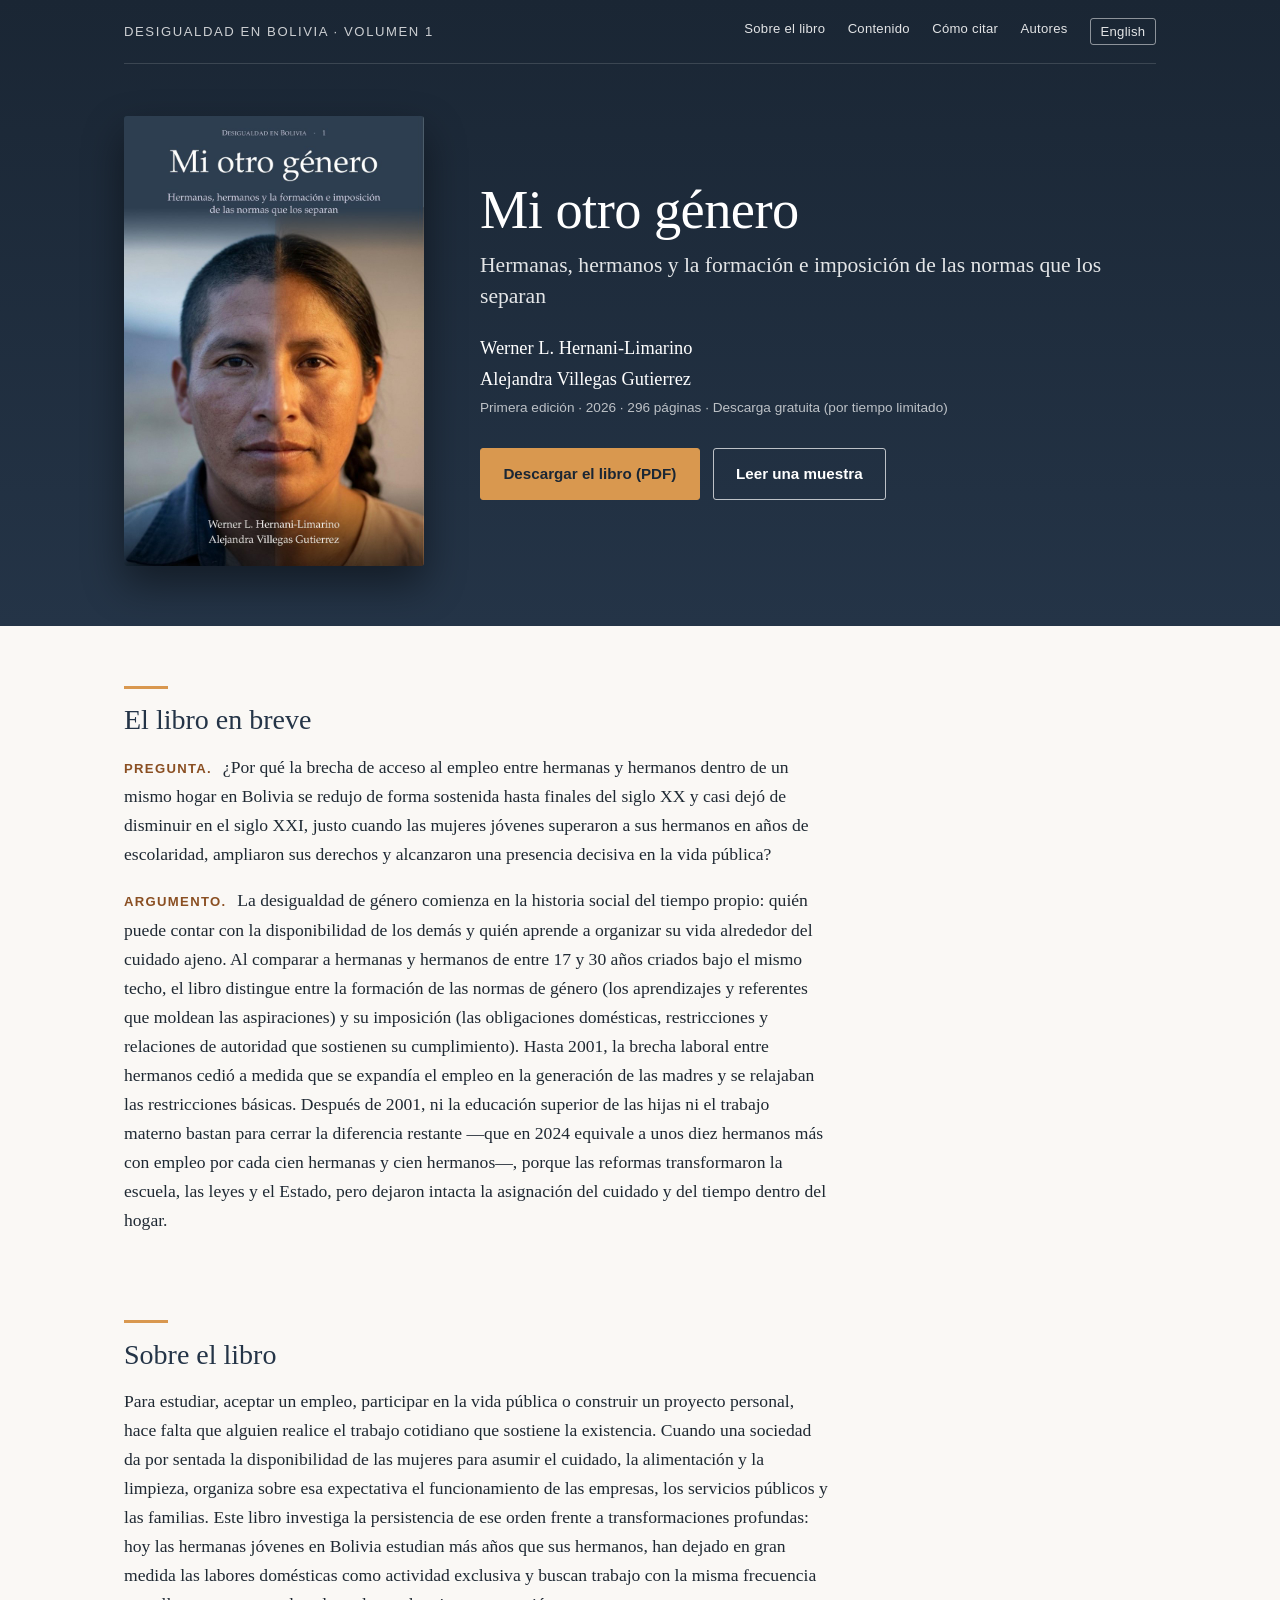
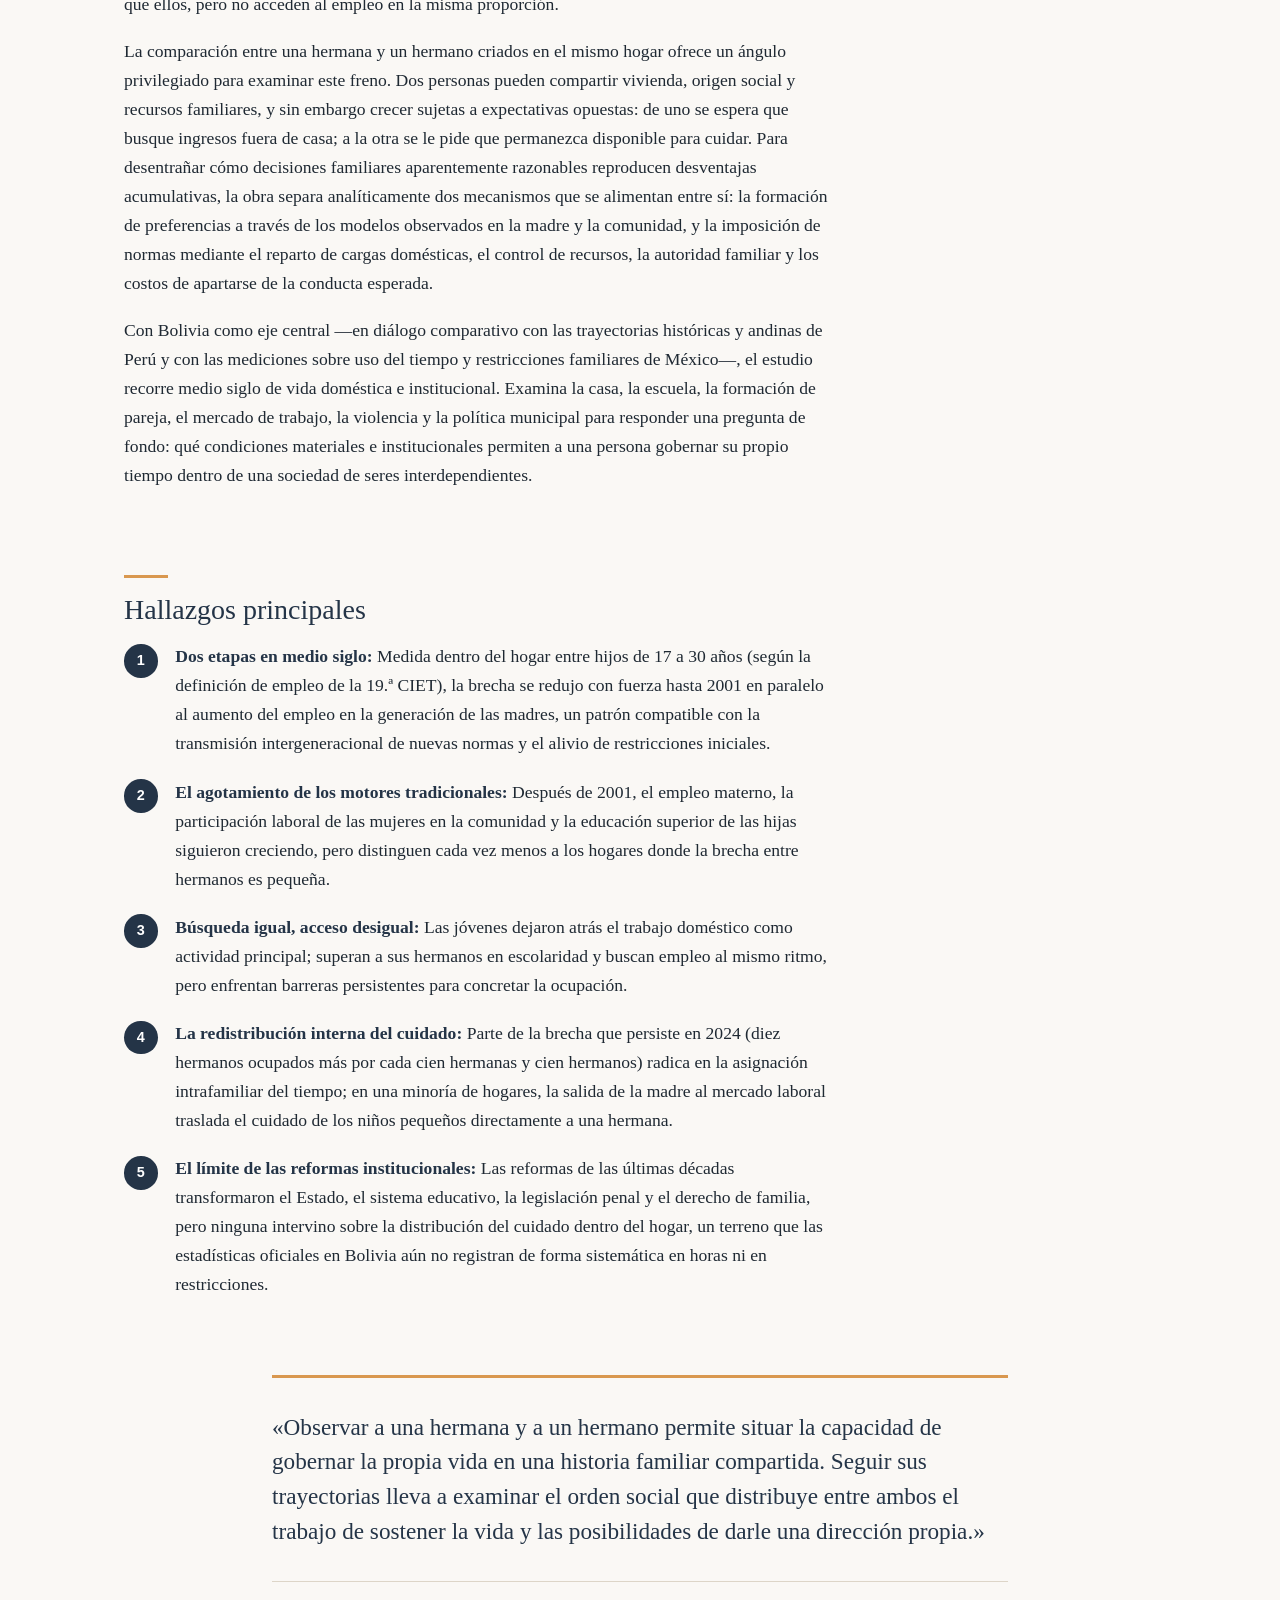
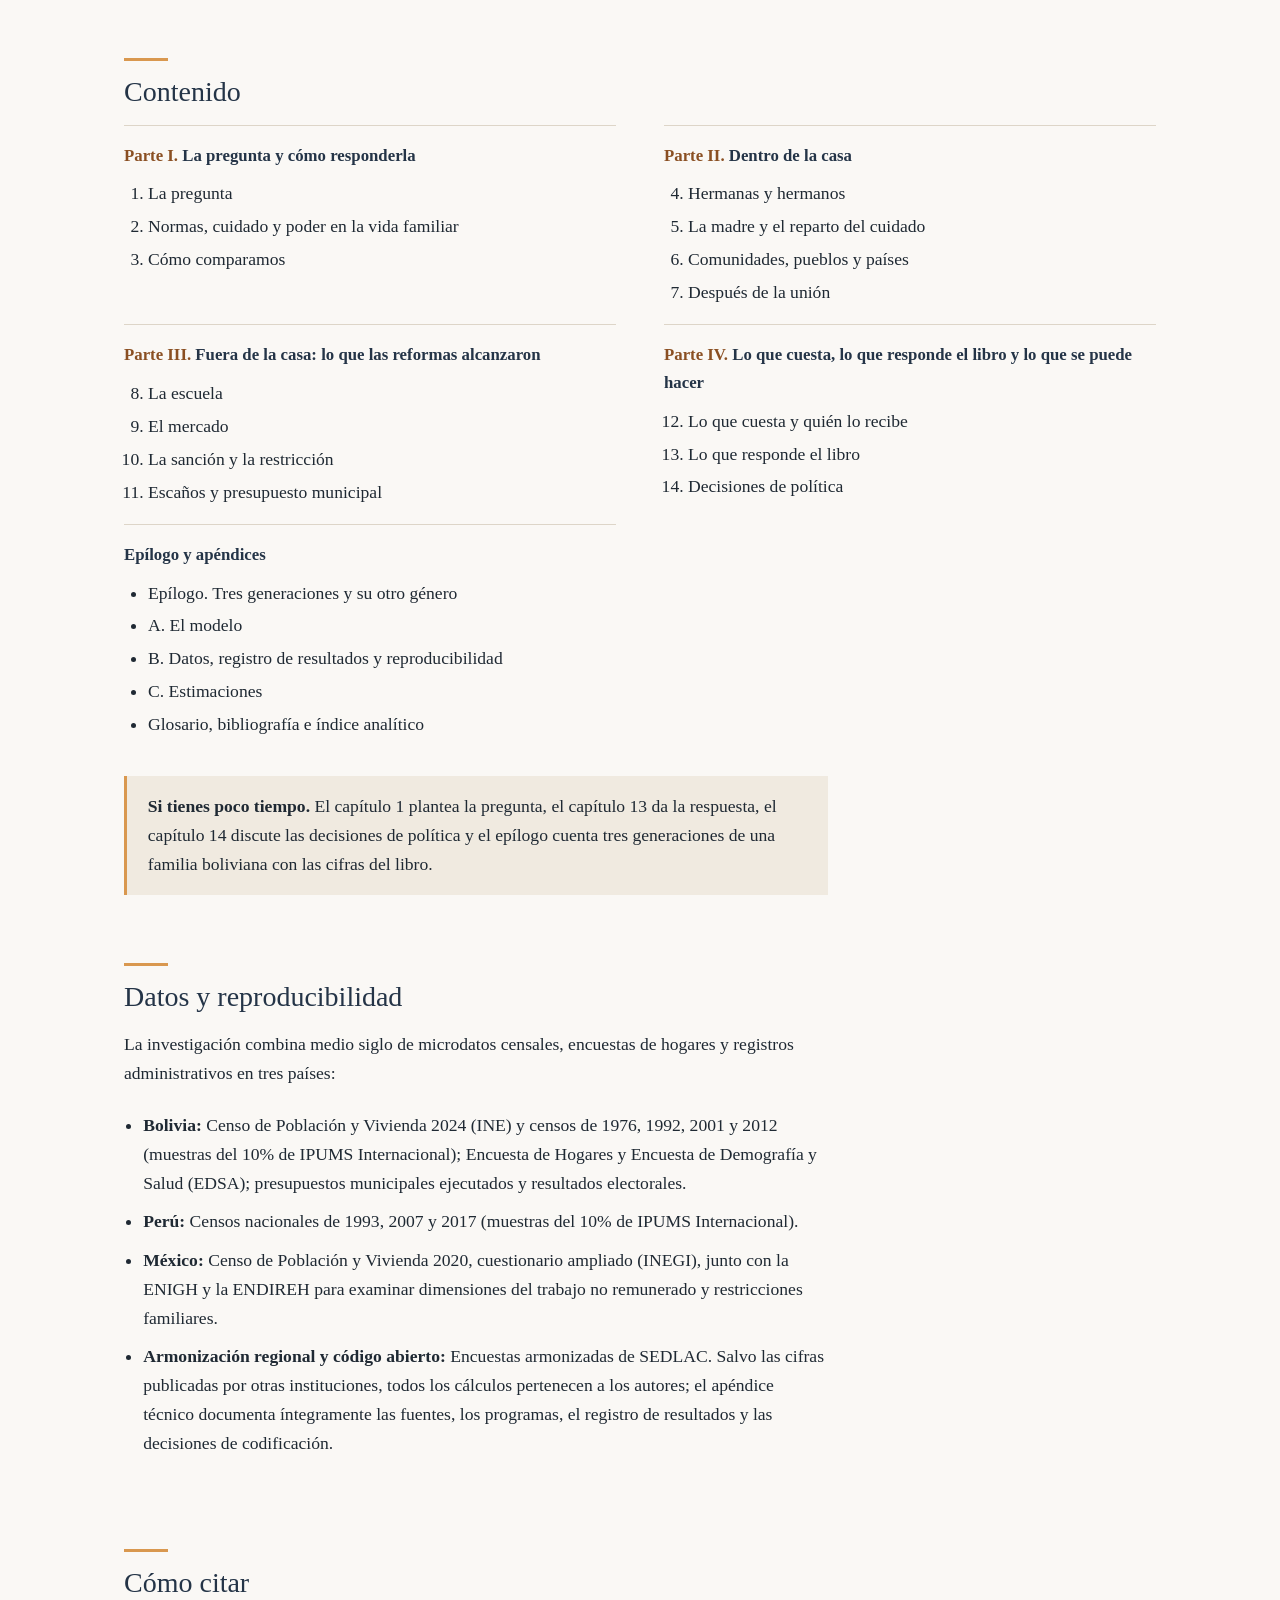
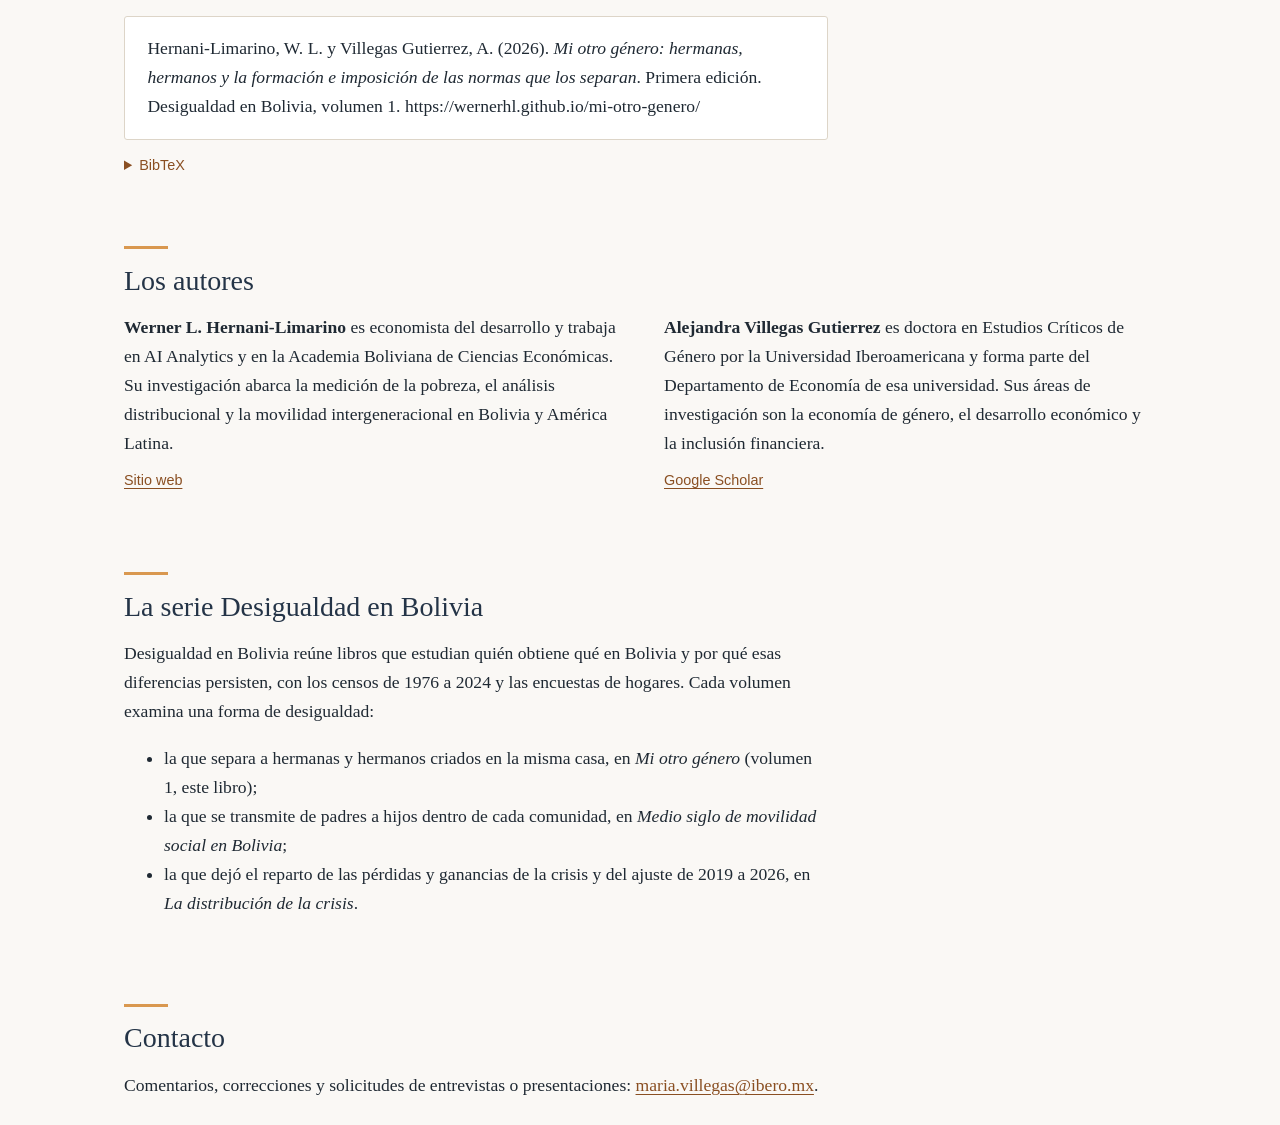
<file: mi-otro-genero/index.html>
<!doctype html>
<html lang="es">
<head>
<meta charset="utf-8">
<meta name="viewport" content="width=device-width, initial-scale=1">
<title>Mi otro género | Hernani-Limarino y Villegas Gutierrez</title>
<meta name="description" content="Libro sobre la diferencia de empleo entre hermanas y hermanos criados en la misma casa en Bolivia, Perú y México, y sobre cómo la formación y la imposición de las normas de género la sostienen. Desigualdad en Bolivia, volumen 1. Descarga gratuita por tiempo limitado.">
<link rel="canonical" href="https://wernerhl.github.io/mi-otro-genero/">
<link rel="alternate" hreflang="es" href="https://wernerhl.github.io/mi-otro-genero/">
<link rel="alternate" hreflang="en" href="https://wernerhl.github.io/mi-otro-genero/en/">
<link rel="alternate" hreflang="x-default" href="https://wernerhl.github.io/mi-otro-genero/">
<link rel="icon" type="image/png" href="assets/favicon.png">
<link rel="stylesheet" href="assets/style.css">
<meta property="og:type" content="book">
<meta property="og:locale" content="es">
<meta property="og:title" content="Mi otro género">
<meta property="og:description" content="Hermanas, hermanos y la formación e imposición de las normas que los separan. Werner L. Hernani-Limarino y Alejandra Villegas Gutierrez.">
<meta property="og:url" content="https://wernerhl.github.io/mi-otro-genero/">
<meta property="og:image" content="https://wernerhl.github.io/mi-otro-genero/assets/cover-og.jpg">
<meta name="twitter:card" content="summary_large_image">
<script type="application/ld+json">
{
  "@context": "https://schema.org",
  "@type": "Book",
  "name": "Mi otro género",
  "alternativeHeadline": "Hermanas, hermanos y la formación e imposición de las normas que los separan",
  "inLanguage": "es",
  "datePublished": "2026",
  "bookEdition": "Primera edición",
  "numberOfPages": 296,
  "url": "https://wernerhl.github.io/mi-otro-genero/",
  "image": "https://wernerhl.github.io/mi-otro-genero/assets/cover.jpg",
  "description": "Libro sobre la diferencia de empleo entre hermanas y hermanos criados en la misma casa en Bolivia, Perú y México, y sobre cómo la formación y la imposición de las normas de género la sostienen.",
  "keywords": "normas de género, empleo femenino, hermanas y hermanos, formación e imposición, cuidado, censos, Bolivia, América Latina",
  "author": [
    {"@type": "Person", "name": "Werner L. Hernani-Limarino"},
    {"@type": "Person", "name": "Alejandra Villegas Gutierrez"}
  ],
  "isPartOf": {"@type": "BookSeries", "name": "Desigualdad en Bolivia", "position": 1},
  "isAccessibleForFree": true,
  "workExample": {
    "@type": "Book",
    "bookFormat": "https://schema.org/EBook",
    "encodingFormat": "application/pdf",
    "url": "https://wernerhl.github.io/mi-otro-genero/mi-otro-genero.pdf"
  }
}
</script>
</head>
<body>
<a class="skip" href="#contenido-principal">Ir al contenido</a>

<header class="hero">
  <div class="wrap">
    <div class="topbar">
      <span class="series">Desigualdad en Bolivia · Volumen 1</span>
      <nav aria-label="Secciones">
        <a href="#sobre-el-libro">Sobre el libro</a>
        <a href="#contenido">Contenido</a>
        <a href="#como-citar">Cómo citar</a>
        <a href="#autores">Autores</a>
        <a class="lang" href="en/" hreflang="en" lang="en">English</a>
      </nav>
    </div>
    <div class="hero-grid">
      <figure class="cover">
        <img src="assets/cover.jpg" width="800" height="1200" alt="Portada de Mi otro género: el rostro de un hombre y de una mujer unidos en una sola imagen">
      </figure>
      <div>
        <h1>Mi otro género</h1>
        <p class="subtitle">Hermanas, hermanos y la formación e imposición de las normas que los separan</p>
        <p class="authors">Werner L. Hernani-Limarino<br>Alejandra Villegas Gutierrez</p>
        <p class="edition">Primera edición · 2026 · 296 páginas · Descarga gratuita (por tiempo limitado)</p>
        <div class="buttons">
          <a class="btn primary" href="mi-otro-genero.pdf">Descargar el libro (PDF)</a>
          <a class="btn" href="mi-otro-genero-muestra.pdf">Leer una muestra</a>
        </div>
      </div>
    </div>
  </div>
</header>

<main id="contenido-principal" class="wrap">

<section id="en-breve">
  <h2>El libro en breve</h2>
  <div class="text brief">
    <p><span class="label">Pregunta.</span> ¿Por qué la brecha de acceso al empleo entre hermanas y hermanos dentro de un mismo hogar en Bolivia se redujo de forma sostenida hasta finales del siglo XX y casi dejó de disminuir en el siglo XXI, justo cuando las mujeres jóvenes superaron a sus hermanos en años de escolaridad, ampliaron sus derechos y alcanzaron una presencia decisiva en la vida pública?</p>
    <p><span class="label">Argumento.</span> La desigualdad de género comienza en la historia social del tiempo propio: quién puede contar con la disponibilidad de los demás y quién aprende a organizar su vida alrededor del cuidado ajeno. Al comparar a hermanas y hermanos de entre 17 y 30 años criados bajo el mismo techo, el libro distingue entre la formación de las normas de género (los aprendizajes y referentes que moldean las aspiraciones) y su imposición (las obligaciones domésticas, restricciones y relaciones de autoridad que sostienen su cumplimiento). Hasta 2001, la brecha laboral entre hermanos cedió a medida que se expandía el empleo en la generación de las madres y se relajaban las restricciones básicas. Después de 2001, ni la educación superior de las hijas ni el trabajo materno bastan para cerrar la diferencia restante —que en 2024 equivale a unos diez hermanos más con empleo por cada cien hermanas y cien hermanos—, porque las reformas transformaron la escuela, las leyes y el Estado, pero dejaron intacta la asignación del cuidado y del tiempo dentro del hogar.</p>
  </div>
</section>

<section id="sobre-el-libro">
  <h2>Sobre el libro</h2>
  <div class="text">
    <p>Para estudiar, aceptar un empleo, participar en la vida pública o construir un proyecto personal, hace falta que alguien realice el trabajo cotidiano que sostiene la existencia. Cuando una sociedad da por sentada la disponibilidad de las mujeres para asumir el cuidado, la alimentación y la limpieza, organiza sobre esa expectativa el funcionamiento de las empresas, los servicios públicos y las familias. Este libro investiga la persistencia de ese orden frente a transformaciones profundas: hoy las hermanas jóvenes en Bolivia estudian más años que sus hermanos, han dejado en gran medida las labores domésticas como actividad exclusiva y buscan trabajo con la misma frecuencia que ellos, pero no acceden al empleo en la misma proporción.</p>
    <p>La comparación entre una hermana y un hermano criados en el mismo hogar ofrece un ángulo privilegiado para examinar este freno. Dos personas pueden compartir vivienda, origen social y recursos familiares, y sin embargo crecer sujetas a expectativas opuestas: de uno se espera que busque ingresos fuera de casa; a la otra se le pide que permanezca disponible para cuidar. Para desentrañar cómo decisiones familiares aparentemente razonables reproducen desventajas acumulativas, la obra separa analíticamente dos mecanismos que se alimentan entre sí: la formación de preferencias a través de los modelos observados en la madre y la comunidad, y la imposición de normas mediante el reparto de cargas domésticas, el control de recursos, la autoridad familiar y los costos de apartarse de la conducta esperada.</p>
    <p>Con Bolivia como eje central —en diálogo comparativo con las trayectorias históricas y andinas de Perú y con las mediciones sobre uso del tiempo y restricciones familiares de México—, el estudio recorre medio siglo de vida doméstica e institucional. Examina la casa, la escuela, la formación de pareja, el mercado de trabajo, la violencia y la política municipal para responder una pregunta de fondo: qué condiciones materiales e institucionales permiten a una persona gobernar su propio tiempo dentro de una sociedad de seres interdependientes.</p>
  </div>
</section>

<section id="hallazgos">
  <h2>Hallazgos principales</h2>
  <ol class="findings text">
    <li><strong>Dos etapas en medio siglo:</strong> Medida dentro del hogar entre hijos de 17 a 30 años (según la definición de empleo de la 19.ª CIET), la brecha se redujo con fuerza hasta 2001 en paralelo al aumento del empleo en la generación de las madres, un patrón compatible con la transmisión intergeneracional de nuevas normas y el alivio de restricciones iniciales.</li>
    <li><strong>El agotamiento de los motores tradicionales:</strong> Después de 2001, el empleo materno, la participación laboral de las mujeres en la comunidad y la educación superior de las hijas siguieron creciendo, pero distinguen cada vez menos a los hogares donde la brecha entre hermanos es pequeña.</li>
    <li><strong>Búsqueda igual, acceso desigual:</strong> Las jóvenes dejaron atrás el trabajo doméstico como actividad principal; superan a sus hermanos en escolaridad y buscan empleo al mismo ritmo, pero enfrentan barreras persistentes para concretar la ocupación.</li>
    <li><strong>La redistribución interna del cuidado:</strong> Parte de la brecha que persiste en 2024 (diez hermanos ocupados más por cada cien hermanas y cien hermanos) radica en la asignación intrafamiliar del tiempo; en una minoría de hogares, la salida de la madre al mercado laboral traslada el cuidado de los niños pequeños directamente a una hermana.</li>
    <li><strong>El límite de las reformas institucionales:</strong> Las reformas de las últimas décadas transformaron el Estado, el sistema educativo, la legislación penal y el derecho de familia, pero ninguna intervino sobre la distribución del cuidado dentro del hogar, un terreno que las estadísticas oficiales en Bolivia aún no registran de forma sistemática en horas ni en restricciones.</li>
  </ol>
</section>

<section class="pullquote-section" aria-label="Cita del libro">
  <blockquote class="pull">
    <p>«Observar a una hermana y a un hermano permite situar la capacidad de gobernar la propia vida en una historia familiar compartida. Seguir sus trayectorias lleva a examinar el orden social que distribuye entre ambos el trabajo de sostener la vida y las posibilidades de darle una dirección propia.»</p>
  </blockquote>
</section>

<section id="contenido">
  <h2>Contenido</h2>
  <div class="parts">
    <div class="part">
      <h3><span>Parte I.</span> La pregunta y cómo responderla</h3>
      <ol>
        <li>La pregunta</li>
        <li>Normas, cuidado y poder en la vida familiar</li>
        <li>Cómo comparamos</li>
      </ol>
    </div>
    <div class="part">
      <h3><span>Parte II.</span> Dentro de la casa</h3>
      <ol start="4">
        <li>Hermanas y hermanos</li>
        <li>La madre y el reparto del cuidado</li>
        <li>Comunidades, pueblos y países</li>
        <li>Después de la unión</li>
      </ol>
    </div>
    <div class="part">
      <h3><span>Parte III.</span> Fuera de la casa: lo que las reformas alcanzaron</h3>
      <ol start="8">
        <li>La escuela</li>
        <li>El mercado</li>
        <li>La sanción y la restricción</li>
        <li>Escaños y presupuesto municipal</li>
      </ol>
    </div>
    <div class="part">
      <h3><span>Parte IV.</span> Lo que cuesta, lo que responde el libro y lo que se puede hacer</h3>
      <ol start="12">
        <li>Lo que cuesta y quién lo recibe</li>
        <li>Lo que responde el libro</li>
        <li>Decisiones de política</li>
      </ol>
    </div>
    <div class="part">
      <h3>Epílogo y apéndices</h3>
      <ul>
        <li>Epílogo. Tres generaciones y su otro género</li>
        <li>A. El modelo</li>
        <li>B. Datos, registro de resultados y reproducibilidad</li>
        <li>C. Estimaciones</li>
        <li>Glosario, bibliografía e índice analítico</li>
      </ul>
    </div>
  </div>
  <div class="tip">
    <p><strong>Si tienes poco tiempo.</strong> El capítulo 1 plantea la pregunta, el capítulo 13 da la respuesta, el capítulo 14 discute las decisiones de política y el epílogo cuenta tres generaciones de una familia boliviana con las cifras del libro.</p>
  </div>
</section>

<section id="datos">
  <h2>Datos y reproducibilidad</h2>
  <div class="text">
    <p>La investigación combina medio siglo de microdatos censales, encuestas de hogares y registros administrativos en tres países:</p>
    <ul class="sources">
      <li><strong>Bolivia:</strong> Censo de Población y Vivienda 2024 (INE) y censos de 1976, 1992, 2001 y 2012 (muestras del 10% de IPUMS Internacional); Encuesta de Hogares y Encuesta de Demografía y Salud (EDSA); presupuestos municipales ejecutados y resultados electorales.</li>
      <li><strong>Perú:</strong> Censos nacionales de 1993, 2007 y 2017 (muestras del 10% de IPUMS Internacional).</li>
      <li><strong>México:</strong> Censo de Población y Vivienda 2020, cuestionario ampliado (INEGI), junto con la ENIGH y la ENDIREH para examinar dimensiones del trabajo no remunerado y restricciones familiares.</li>
      <li><strong>Armonización regional y código abierto:</strong> Encuestas armonizadas de SEDLAC. Salvo las cifras publicadas por otras instituciones, todos los cálculos pertenecen a los autores; el apéndice técnico documenta íntegramente las fuentes, los programas, el registro de resultados y las decisiones de codificación.</li>
    </ul>
  </div>
</section>


<section id="como-citar">
  <h2>Cómo citar</h2>
  <div class="cite">
    <p>Hernani-Limarino, W. L. y Villegas Gutierrez, A. (2026). <em>Mi otro género: hermanas, hermanos y la formación e imposición de las normas que los separan</em>. Primera edición. Desigualdad en Bolivia, volumen 1. https://wernerhl.github.io/mi-otro-genero/</p>
  </div>
  <details class="bib">
    <summary>BibTeX</summary>
<pre>@book{HernaniVillegas2026MiOtroGenero,
  author    = {Hernani-Limarino, Werner L. and Villegas Gutierrez, Alejandra},
  title     = {Mi otro género: hermanas, hermanos y la formación e imposición de las normas que los separan},
  year      = {2026},
  edition   = {Primera},
  series    = {Desigualdad en Bolivia},
  number    = {1},
  language  = {spanish},
  url       = {https://wernerhl.github.io/mi-otro-genero/}
}</pre>
  </details>
</section>

<section id="autores">
  <h2>Los autores</h2>
  <div class="people">
    <div>
      <p><strong>Werner L. Hernani-Limarino</strong> es economista del desarrollo y trabaja en AI Analytics y en la Academia Boliviana de Ciencias Económicas. Su investigación abarca la medición de la pobreza, el análisis distribucional y la movilidad intergeneracional en Bolivia y América Latina.</p>
      <p class="links"><a href="https://wernerhl.github.io/es/">Sitio web</a></p>
    </div>
    <div>
      <p><strong>Alejandra Villegas Gutierrez</strong> es doctora en Estudios Críticos de Género por la Universidad Iberoamericana y forma parte del Departamento de Economía de esa universidad. Sus áreas de investigación son la economía de género, el desarrollo económico y la inclusión financiera.</p>
      <p class="links"><a href="https://scholar.google.com/citations?user=RIN1hb8AAAAJ&amp;hl=es">Google Scholar</a></p>
    </div>
  </div>
</section>

<section id="serie">
  <h2>La serie Desigualdad en Bolivia</h2>
  <div class="text">
    <p>Desigualdad en Bolivia reúne libros que estudian quién obtiene qué en Bolivia y por qué esas diferencias persisten, con los censos de 1976 a 2024 y las encuestas de hogares. Cada volumen examina una forma de desigualdad:</p>
    <ul>
      <li>la que separa a hermanas y hermanos criados en la misma casa, en <em>Mi otro género</em> (volumen 1, este libro);</li>
      <li>la que se transmite de padres a hijos dentro de cada comunidad, en <em>Medio siglo de movilidad social en Bolivia</em>;</li>
      <li>la que dejó el reparto de las pérdidas y ganancias de la crisis y del ajuste de 2019 a 2026, en <em>La distribución de la crisis</em>.</li>
    </ul>
  </div>
</section>

<section id="contacto">
  <h2>Contacto</h2>
  <div class="text">
    <p>Comentarios, correcciones y solicitudes de entrevistas o presentaciones: <a href="mailto:maria.villegas@ibero.mx">maria.villegas@ibero.mx</a>.</p>
  </div>
</section>

</main>

</body>
</html>
</file>
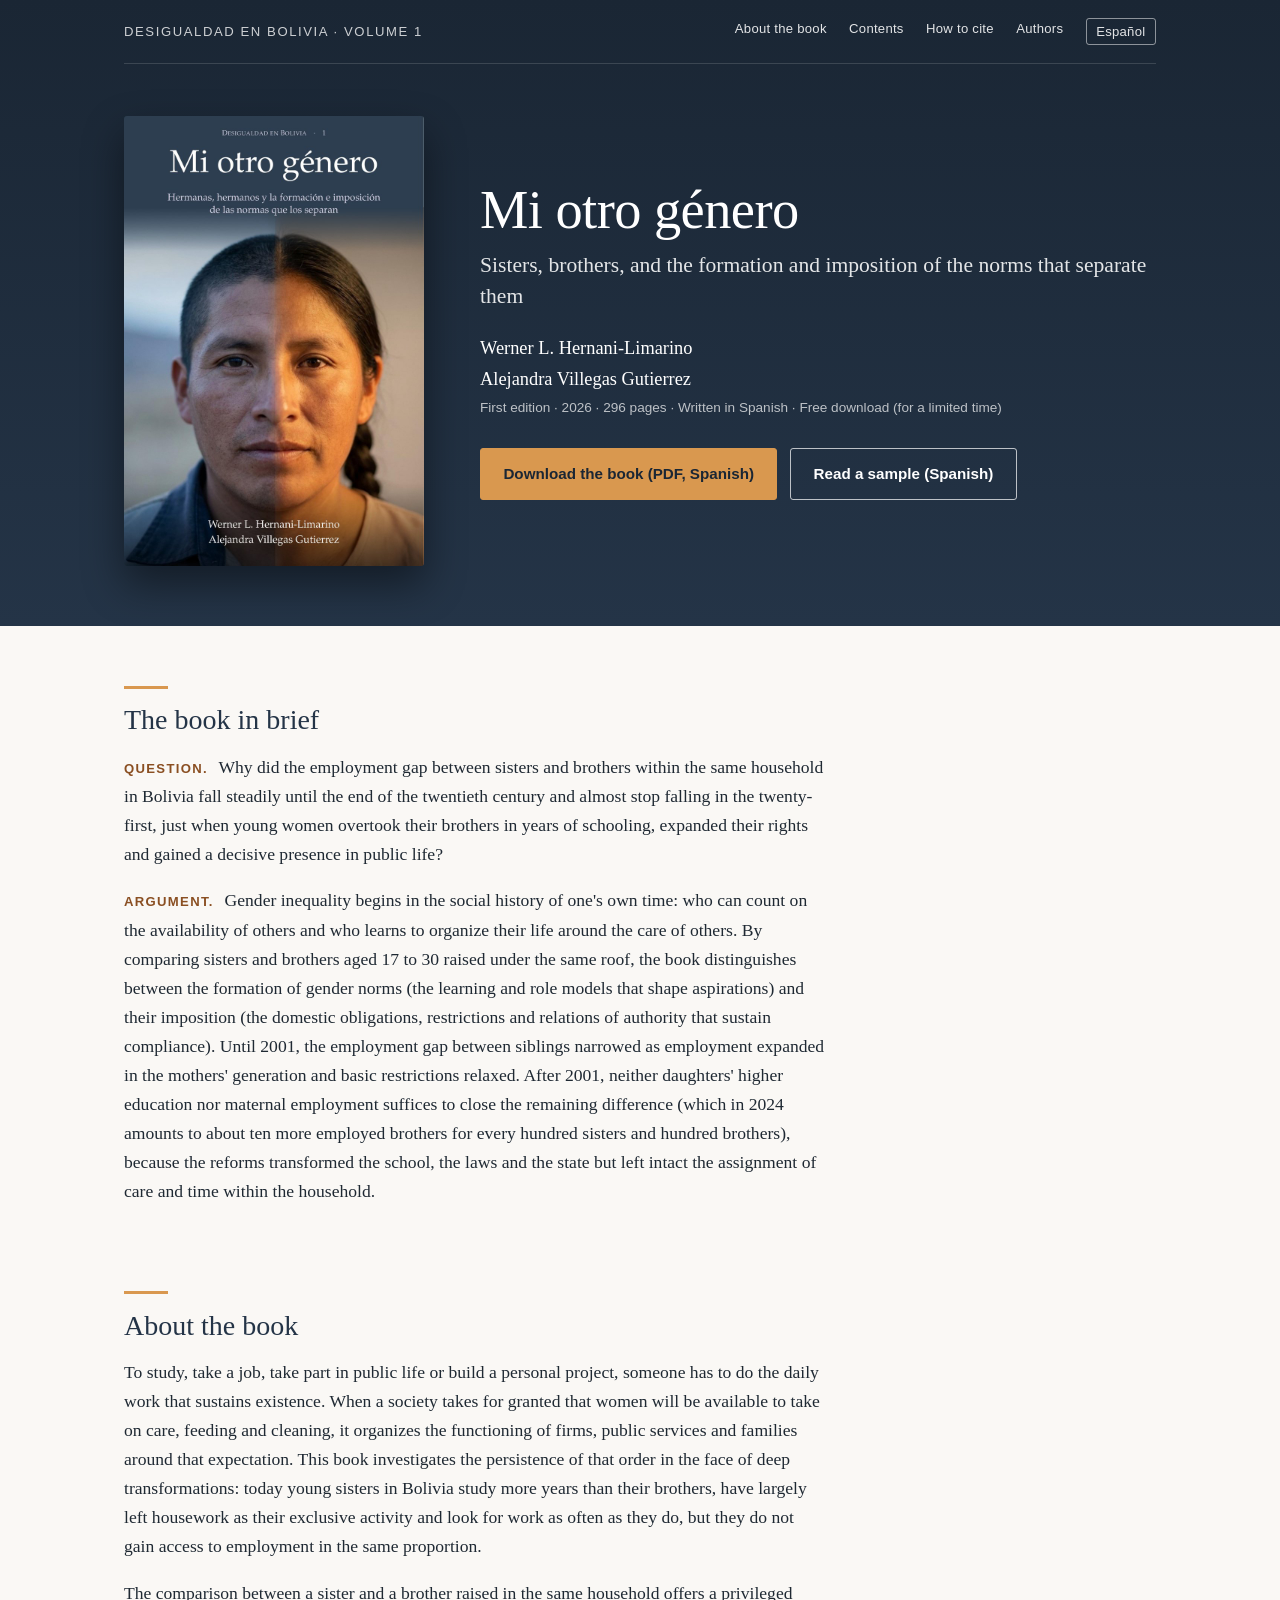
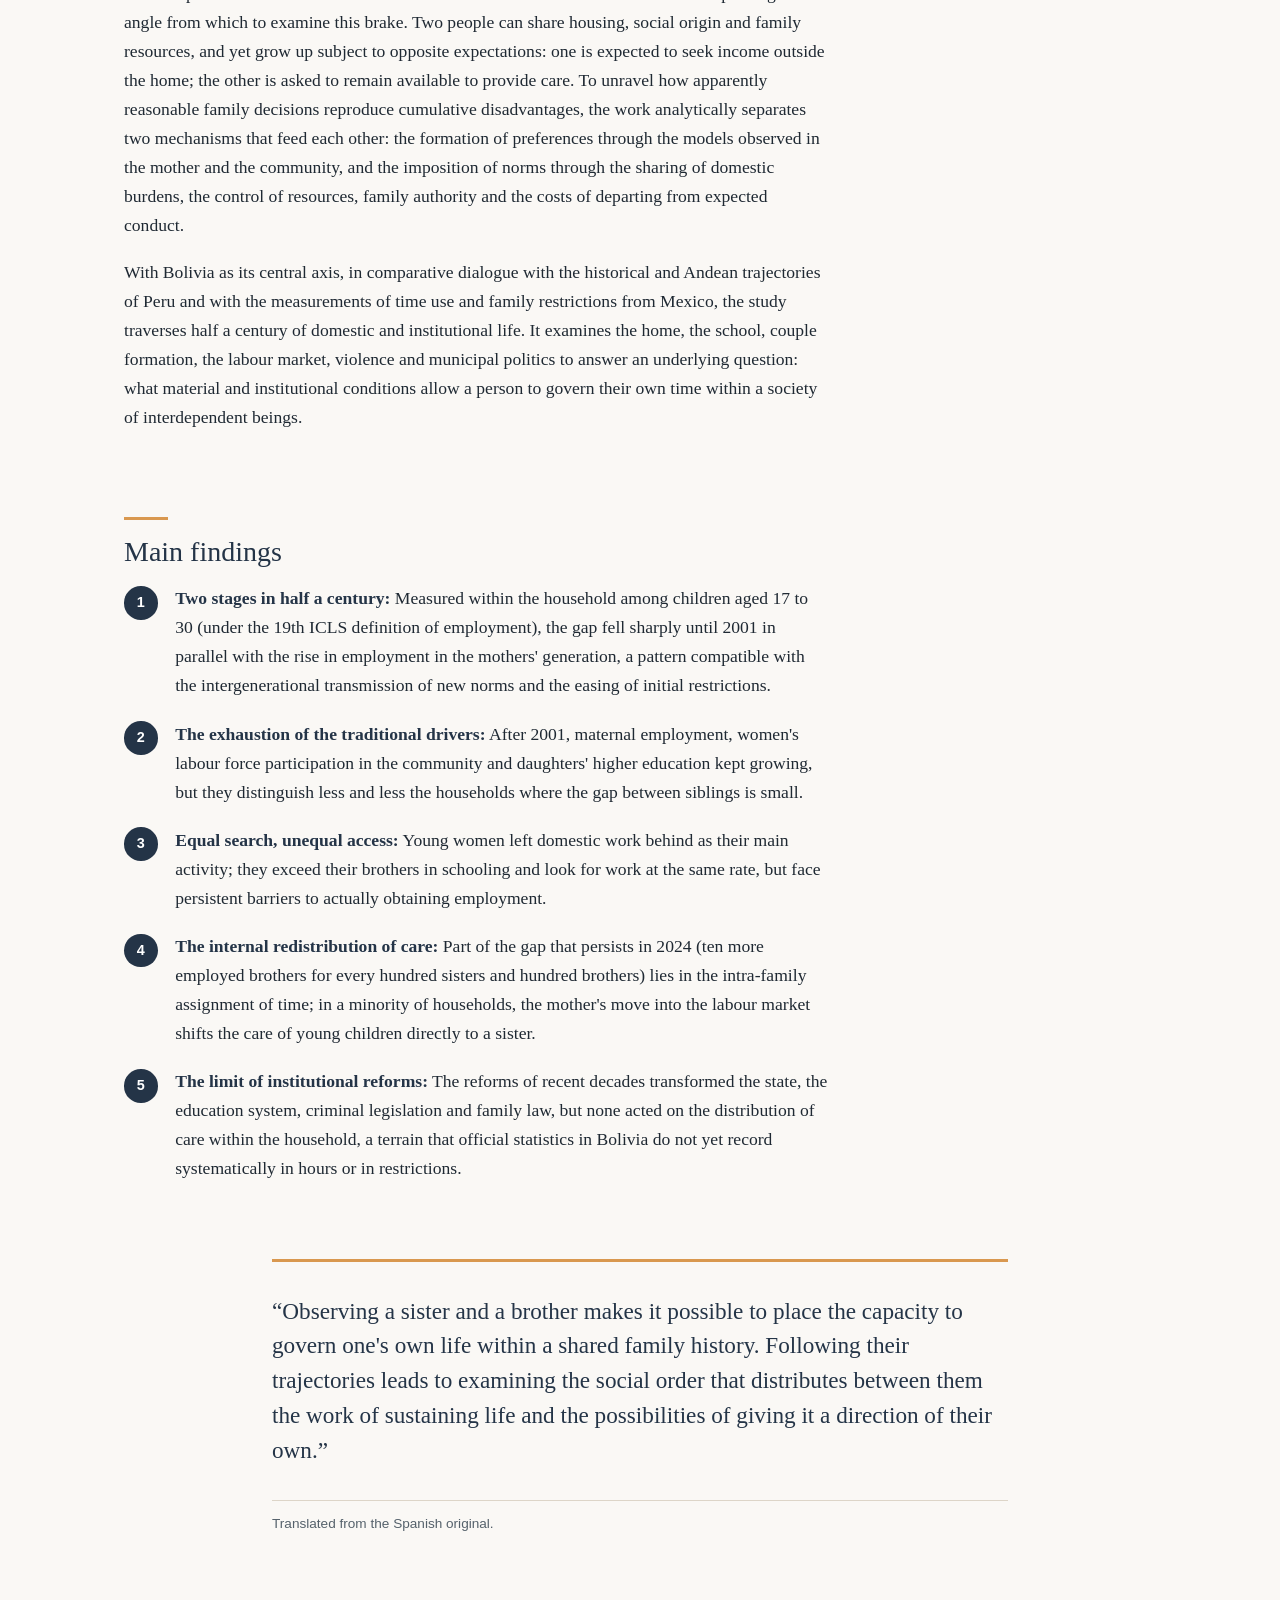
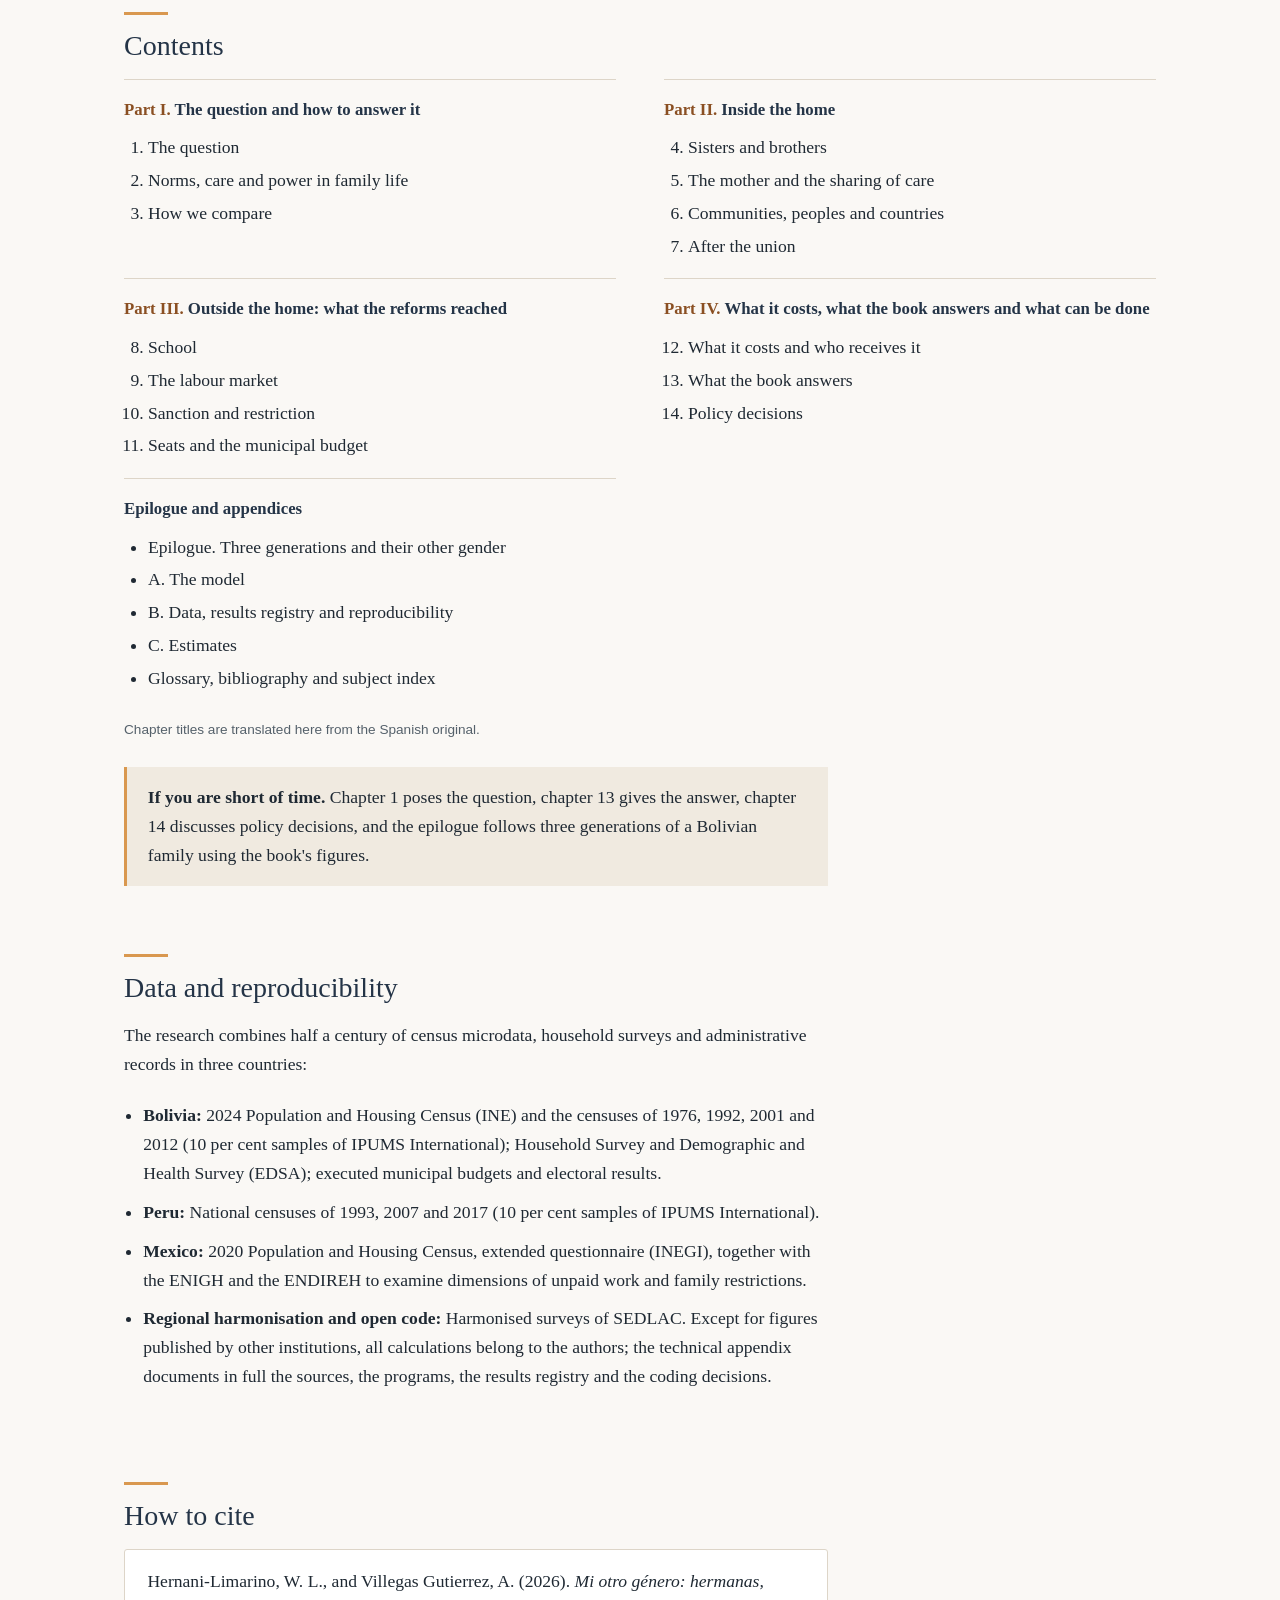
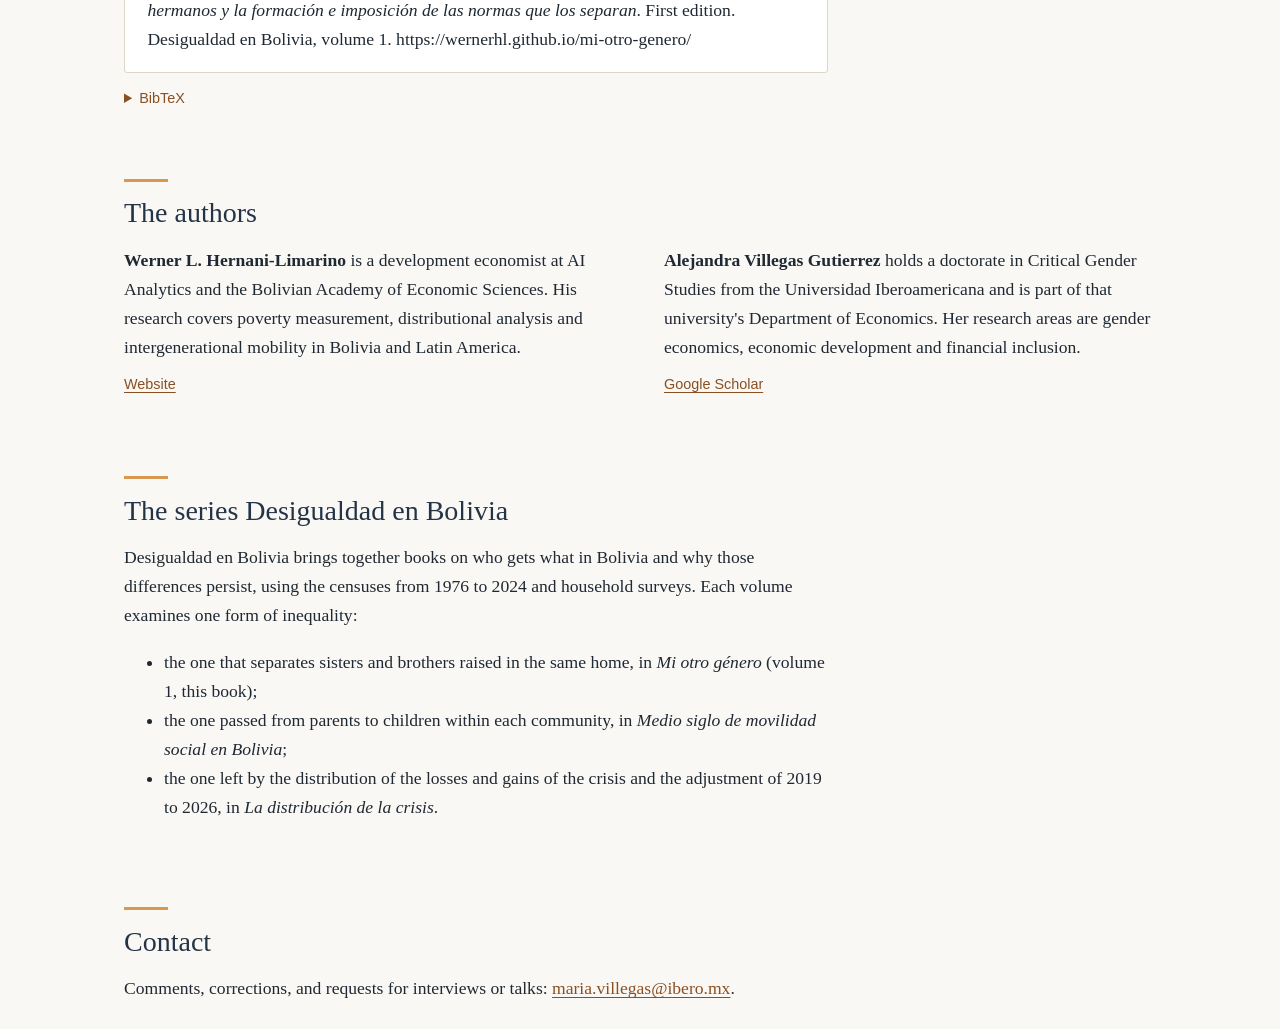
<file: mi-otro-genero/en/index.html>
<!doctype html>
<html lang="en">
<head>
<meta charset="utf-8">
<meta name="viewport" content="width=device-width, initial-scale=1">
<title>Mi otro género | Hernani-Limarino and Villegas Gutierrez</title>
<meta name="description" content="A book on the employment gap between sisters and brothers raised in the same home in Bolivia, Peru and Mexico, and on how the formation and imposition of gender norms sustain it. Desigualdad en Bolivia, volume 1. Free download for a limited time (in Spanish).">
<link rel="canonical" href="https://wernerhl.github.io/mi-otro-genero/en/">
<link rel="alternate" hreflang="es" href="https://wernerhl.github.io/mi-otro-genero/">
<link rel="alternate" hreflang="en" href="https://wernerhl.github.io/mi-otro-genero/en/">
<link rel="alternate" hreflang="x-default" href="https://wernerhl.github.io/mi-otro-genero/">
<link rel="icon" type="image/png" href="../assets/favicon.png">
<link rel="stylesheet" href="../assets/style.css">
<meta property="og:type" content="book">
<meta property="og:locale" content="en">
<meta property="og:title" content="Mi otro género">
<meta property="og:description" content="Sisters, brothers, and the formation and imposition of the norms that separate them. Werner L. Hernani-Limarino and Alejandra Villegas Gutierrez.">
<meta property="og:url" content="https://wernerhl.github.io/mi-otro-genero/en/">
<meta property="og:image" content="https://wernerhl.github.io/mi-otro-genero/assets/cover-og.jpg">
<meta name="twitter:card" content="summary_large_image">
<script type="application/ld+json">
{
  "@context": "https://schema.org",
  "@type": "Book",
  "name": "Mi otro género",
  "alternativeHeadline": "Sisters, brothers, and the formation and imposition of the norms that separate them",
  "inLanguage": "es",
  "datePublished": "2026",
  "bookEdition": "First edition",
  "numberOfPages": 296,
  "url": "https://wernerhl.github.io/mi-otro-genero/en/",
  "image": "https://wernerhl.github.io/mi-otro-genero/assets/cover.jpg",
  "description": "A book on the employment gap between sisters and brothers raised in the same home in Bolivia, Peru and Mexico, and on how the formation and imposition of gender norms sustain it.",
  "keywords": "gender norms, female employment, sisters and brothers, formation and imposition, care, censuses, Bolivia, Latin America",
  "author": [
    {"@type": "Person", "name": "Werner L. Hernani-Limarino"},
    {"@type": "Person", "name": "Alejandra Villegas Gutierrez"}
  ],
  "isPartOf": {"@type": "BookSeries", "name": "Desigualdad en Bolivia", "position": 1},
  "isAccessibleForFree": true,
  "workExample": {
    "@type": "Book",
    "bookFormat": "https://schema.org/EBook",
    "encodingFormat": "application/pdf",
    "inLanguage": "es",
    "url": "https://wernerhl.github.io/mi-otro-genero/mi-otro-genero.pdf"
  }
}
</script>
</head>
<body>
<a class="skip" href="#main-content">Skip to content</a>

<header class="hero">
  <div class="wrap">
    <div class="topbar">
      <span class="series">Desigualdad en Bolivia · Volume 1</span>
      <nav aria-label="Sections">
        <a href="#about">About the book</a>
        <a href="#contents">Contents</a>
        <a href="#how-to-cite">How to cite</a>
        <a href="#authors">Authors</a>
        <a class="lang" href="../" hreflang="es" lang="es">Español</a>
      </nav>
    </div>
    <div class="hero-grid">
      <figure class="cover">
        <img src="../assets/cover.jpg" width="800" height="1200" alt="Cover of Mi otro género: a man's face and a woman's face joined in a single image">
      </figure>
      <div>
        <h1>Mi otro género</h1>
        <p class="subtitle">Sisters, brothers, and the formation and imposition of the norms that separate them</p>
        <p class="authors">Werner L. Hernani-Limarino<br>Alejandra Villegas Gutierrez</p>
        <p class="edition">First edition · 2026 · 296 pages · Written in Spanish · Free download (for a limited time)</p>
        <div class="buttons">
          <a class="btn primary" href="../mi-otro-genero.pdf">Download the book (PDF, Spanish)</a>
          <a class="btn" href="../mi-otro-genero-muestra.pdf">Read a sample (Spanish)</a>
        </div>
      </div>
    </div>
  </div>
</header>

<main id="main-content" class="wrap">

<section id="in-brief">
  <h2>The book in brief</h2>
  <div class="text brief">
    <p><span class="label">Question.</span> Why did the employment gap between sisters and brothers within the same household in Bolivia fall steadily until the end of the twentieth century and almost stop falling in the twenty-first, just when young women overtook their brothers in years of schooling, expanded their rights and gained a decisive presence in public life?</p>
    <p><span class="label">Argument.</span> Gender inequality begins in the social history of one's own time: who can count on the availability of others and who learns to organize their life around the care of others. By comparing sisters and brothers aged 17 to 30 raised under the same roof, the book distinguishes between the formation of gender norms (the learning and role models that shape aspirations) and their imposition (the domestic obligations, restrictions and relations of authority that sustain compliance). Until 2001, the employment gap between siblings narrowed as employment expanded in the mothers' generation and basic restrictions relaxed. After 2001, neither daughters' higher education nor maternal employment suffices to close the remaining difference (which in 2024 amounts to about ten more employed brothers for every hundred sisters and hundred brothers), because the reforms transformed the school, the laws and the state but left intact the assignment of care and time within the household.</p>
  </div>
</section>

<section id="about">
  <h2>About the book</h2>
  <div class="text">
    <p>To study, take a job, take part in public life or build a personal project, someone has to do the daily work that sustains existence. When a society takes for granted that women will be available to take on care, feeding and cleaning, it organizes the functioning of firms, public services and families around that expectation. This book investigates the persistence of that order in the face of deep transformations: today young sisters in Bolivia study more years than their brothers, have largely left housework as their exclusive activity and look for work as often as they do, but they do not gain access to employment in the same proportion.</p>
    <p>The comparison between a sister and a brother raised in the same household offers a privileged angle from which to examine this brake. Two people can share housing, social origin and family resources, and yet grow up subject to opposite expectations: one is expected to seek income outside the home; the other is asked to remain available to provide care. To unravel how apparently reasonable family decisions reproduce cumulative disadvantages, the work analytically separates two mechanisms that feed each other: the formation of preferences through the models observed in the mother and the community, and the imposition of norms through the sharing of domestic burdens, the control of resources, family authority and the costs of departing from expected conduct.</p>
    <p>With Bolivia as its central axis, in comparative dialogue with the historical and Andean trajectories of Peru and with the measurements of time use and family restrictions from Mexico, the study traverses half a century of domestic and institutional life. It examines the home, the school, couple formation, the labour market, violence and municipal politics to answer an underlying question: what material and institutional conditions allow a person to govern their own time within a society of interdependent beings.</p>
  </div>
</section>

<section id="findings">
  <h2>Main findings</h2>
  <ol class="findings text">
    <li><strong>Two stages in half a century:</strong> Measured within the household among children aged 17 to 30 (under the 19th ICLS definition of employment), the gap fell sharply until 2001 in parallel with the rise in employment in the mothers' generation, a pattern compatible with the intergenerational transmission of new norms and the easing of initial restrictions.</li>
    <li><strong>The exhaustion of the traditional drivers:</strong> After 2001, maternal employment, women's labour force participation in the community and daughters' higher education kept growing, but they distinguish less and less the households where the gap between siblings is small.</li>
    <li><strong>Equal search, unequal access:</strong> Young women left domestic work behind as their main activity; they exceed their brothers in schooling and look for work at the same rate, but face persistent barriers to actually obtaining employment.</li>
    <li><strong>The internal redistribution of care:</strong> Part of the gap that persists in 2024 (ten more employed brothers for every hundred sisters and hundred brothers) lies in the intra-family assignment of time; in a minority of households, the mother's move into the labour market shifts the care of young children directly to a sister.</li>
    <li><strong>The limit of institutional reforms:</strong> The reforms of recent decades transformed the state, the education system, criminal legislation and family law, but none acted on the distribution of care within the household, a terrain that official statistics in Bolivia do not yet record systematically in hours or in restrictions.</li>
  </ol>
</section>

<section class="pullquote-section" aria-label="Quotation from the book">
  <blockquote class="pull">
    <p>“Observing a sister and a brother makes it possible to place the capacity to govern one's own life within a shared family history. Following their trajectories leads to examining the social order that distributes between them the work of sustaining life and the possibilities of giving it a direction of their own.”</p>
  </blockquote>
  <p class="source">Translated from the Spanish original.</p>
</section>

<section id="contents">
  <h2>Contents</h2>
  <div class="parts">
    <div class="part">
      <h3><span>Part I.</span> The question and how to answer it</h3>
      <ol>
        <li>The question</li>
        <li>Norms, care and power in family life</li>
        <li>How we compare</li>
      </ol>
    </div>
    <div class="part">
      <h3><span>Part II.</span> Inside the home</h3>
      <ol start="4">
        <li>Sisters and brothers</li>
        <li>The mother and the sharing of care</li>
        <li>Communities, peoples and countries</li>
        <li>After the union</li>
      </ol>
    </div>
    <div class="part">
      <h3><span>Part III.</span> Outside the home: what the reforms reached</h3>
      <ol start="8">
        <li>School</li>
        <li>The labour market</li>
        <li>Sanction and restriction</li>
        <li>Seats and the municipal budget</li>
      </ol>
    </div>
    <div class="part">
      <h3><span>Part IV.</span> What it costs, what the book answers and what can be done</h3>
      <ol start="12">
        <li>What it costs and who receives it</li>
        <li>What the book answers</li>
        <li>Policy decisions</li>
      </ol>
    </div>
    <div class="part">
      <h3>Epilogue and appendices</h3>
      <ul>
        <li>Epilogue. Three generations and their other gender</li>
        <li>A. The model</li>
        <li>B. Data, results registry and reproducibility</li>
        <li>C. Estimates</li>
        <li>Glossary, bibliography and subject index</li>
      </ul>
    </div>
  </div>
  <p class="source">Chapter titles are translated here from the Spanish original.</p>
  <div class="tip">
    <p><strong>If you are short of time.</strong> Chapter 1 poses the question, chapter 13 gives the answer, chapter 14 discusses policy decisions, and the epilogue follows three generations of a Bolivian family using the book's figures.</p>
  </div>
</section>

<section id="data">
  <h2>Data and reproducibility</h2>
  <div class="text">
    <p>The research combines half a century of census microdata, household surveys and administrative records in three countries:</p>
    <ul class="sources">
      <li><strong>Bolivia:</strong> 2024 Population and Housing Census (INE) and the censuses of 1976, 1992, 2001 and 2012 (10 per cent samples of IPUMS International); Household Survey and Demographic and Health Survey (EDSA); executed municipal budgets and electoral results.</li>
      <li><strong>Peru:</strong> National censuses of 1993, 2007 and 2017 (10 per cent samples of IPUMS International).</li>
      <li><strong>Mexico:</strong> 2020 Population and Housing Census, extended questionnaire (INEGI), together with the ENIGH and the ENDIREH to examine dimensions of unpaid work and family restrictions.</li>
      <li><strong>Regional harmonisation and open code:</strong> Harmonised surveys of SEDLAC. Except for figures published by other institutions, all calculations belong to the authors; the technical appendix documents in full the sources, the programs, the results registry and the coding decisions.</li>
    </ul>
  </div>
</section>


<section id="how-to-cite">
  <h2>How to cite</h2>
  <div class="cite">
    <p>Hernani-Limarino, W. L., and Villegas Gutierrez, A. (2026). <em>Mi otro género: hermanas, hermanos y la formación e imposición de las normas que los separan</em>. First edition. Desigualdad en Bolivia, volume 1. https://wernerhl.github.io/mi-otro-genero/</p>
  </div>
  <details class="bib">
    <summary>BibTeX</summary>
<pre>@book{HernaniVillegas2026MiOtroGenero,
  author    = {Hernani-Limarino, Werner L. and Villegas Gutierrez, Alejandra},
  title     = {Mi otro género: hermanas, hermanos y la formación e imposición de las normas que los separan},
  year      = {2026},
  edition   = {First},
  series    = {Desigualdad en Bolivia},
  number    = {1},
  language  = {spanish},
  url       = {https://wernerhl.github.io/mi-otro-genero/}
}</pre>
  </details>
</section>

<section id="authors">
  <h2>The authors</h2>
  <div class="people">
    <div>
      <p><strong>Werner L. Hernani-Limarino</strong> is a development economist at AI Analytics and the Bolivian Academy of Economic Sciences. His research covers poverty measurement, distributional analysis and intergenerational mobility in Bolivia and Latin America.</p>
      <p class="links"><a href="https://wernerhl.github.io/">Website</a></p>
    </div>
    <div>
      <p><strong>Alejandra Villegas Gutierrez</strong> holds a doctorate in Critical Gender Studies from the Universidad Iberoamericana and is part of that university's Department of Economics. Her research areas are gender economics, economic development and financial inclusion.</p>
      <p class="links"><a href="https://scholar.google.com/citations?user=RIN1hb8AAAAJ&amp;hl=en">Google Scholar</a></p>
    </div>
  </div>
</section>

<section id="series">
  <h2>The series Desigualdad en Bolivia</h2>
  <div class="text">
    <p>Desigualdad en Bolivia brings together books on who gets what in Bolivia and why those differences persist, using the censuses from 1976 to 2024 and household surveys. Each volume examines one form of inequality:</p>
    <ul>
      <li>the one that separates sisters and brothers raised in the same home, in <em>Mi otro género</em> (volume 1, this book);</li>
      <li>the one passed from parents to children within each community, in <em>Medio siglo de movilidad social en Bolivia</em>;</li>
      <li>the one left by the distribution of the losses and gains of the crisis and the adjustment of 2019 to 2026, in <em>La distribución de la crisis</em>.</li>
    </ul>
  </div>
</section>

<section id="contact">
  <h2>Contact</h2>
  <div class="text">
    <p>Comments, corrections, and requests for interviews or talks: <a href="mailto:maria.villegas@ibero.mx">maria.villegas@ibero.mx</a>.</p>
  </div>
</section>

</main>

</body>
</html>
</file>
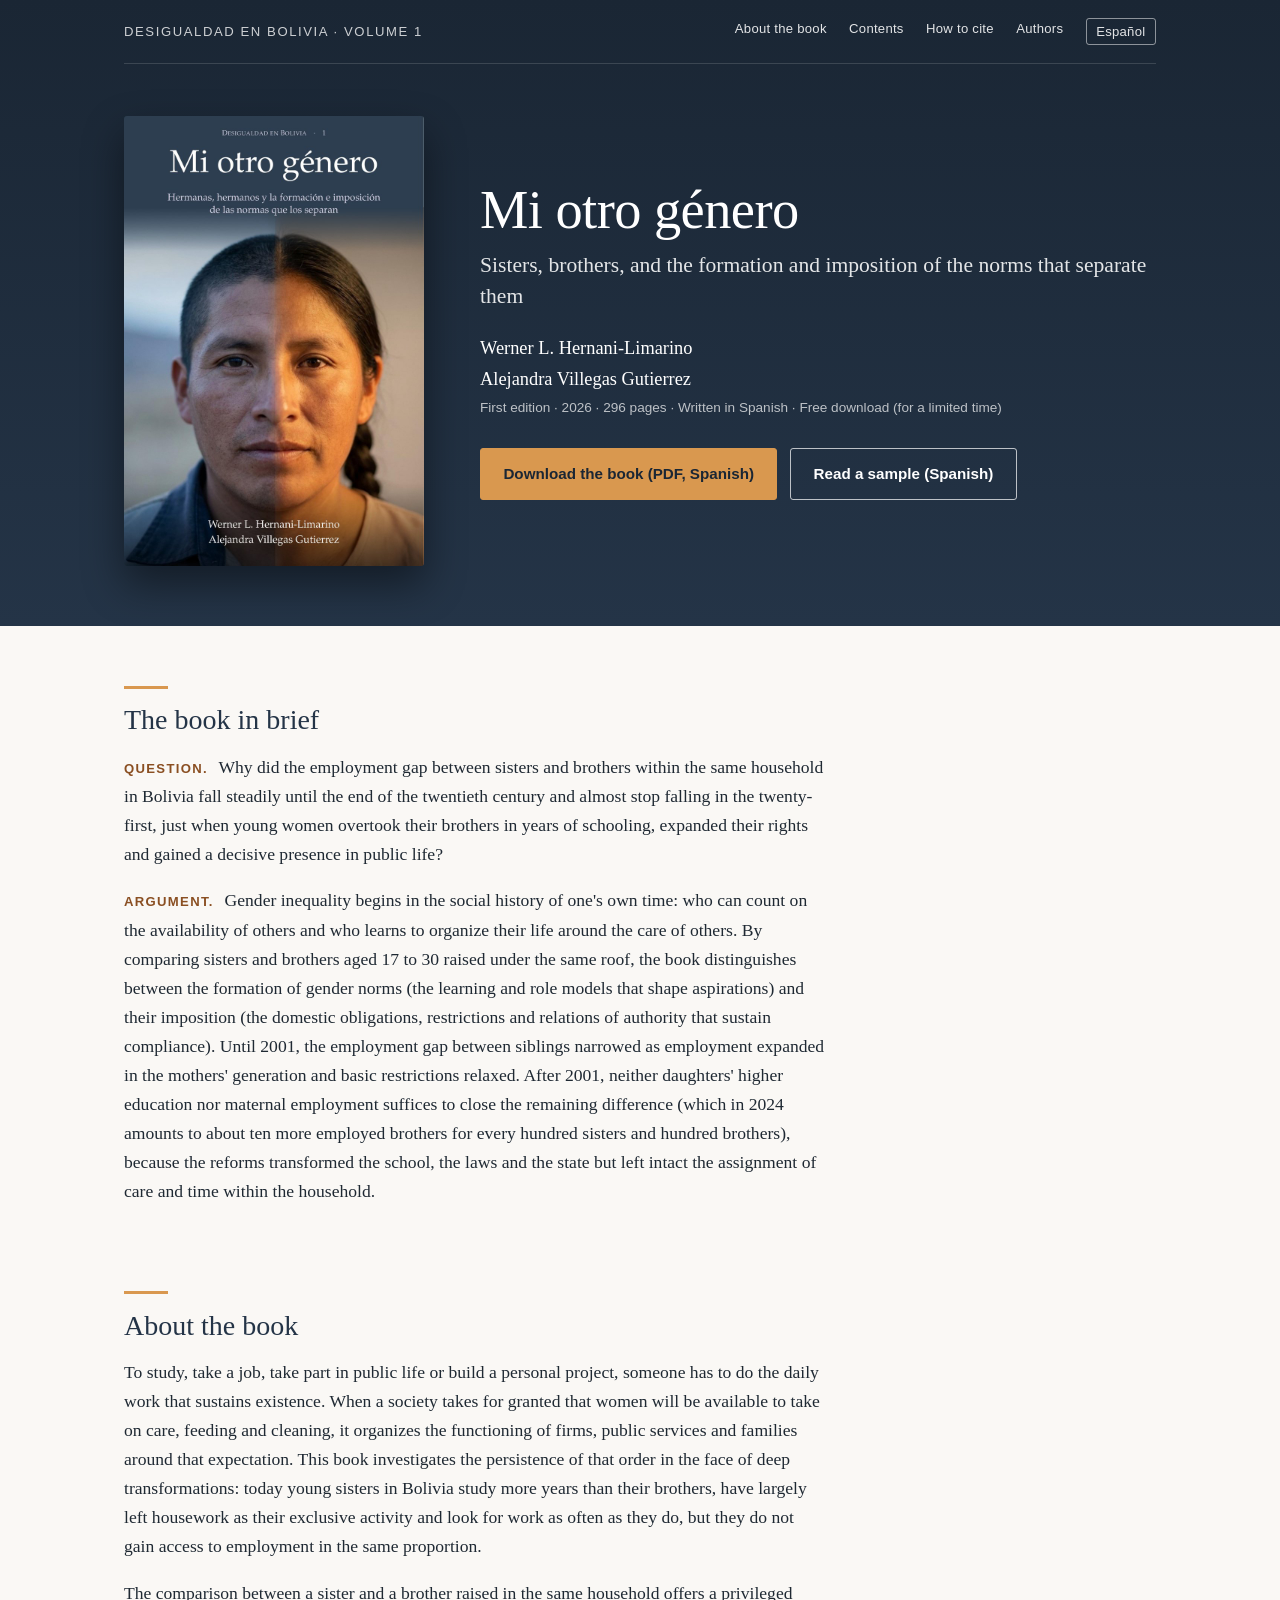
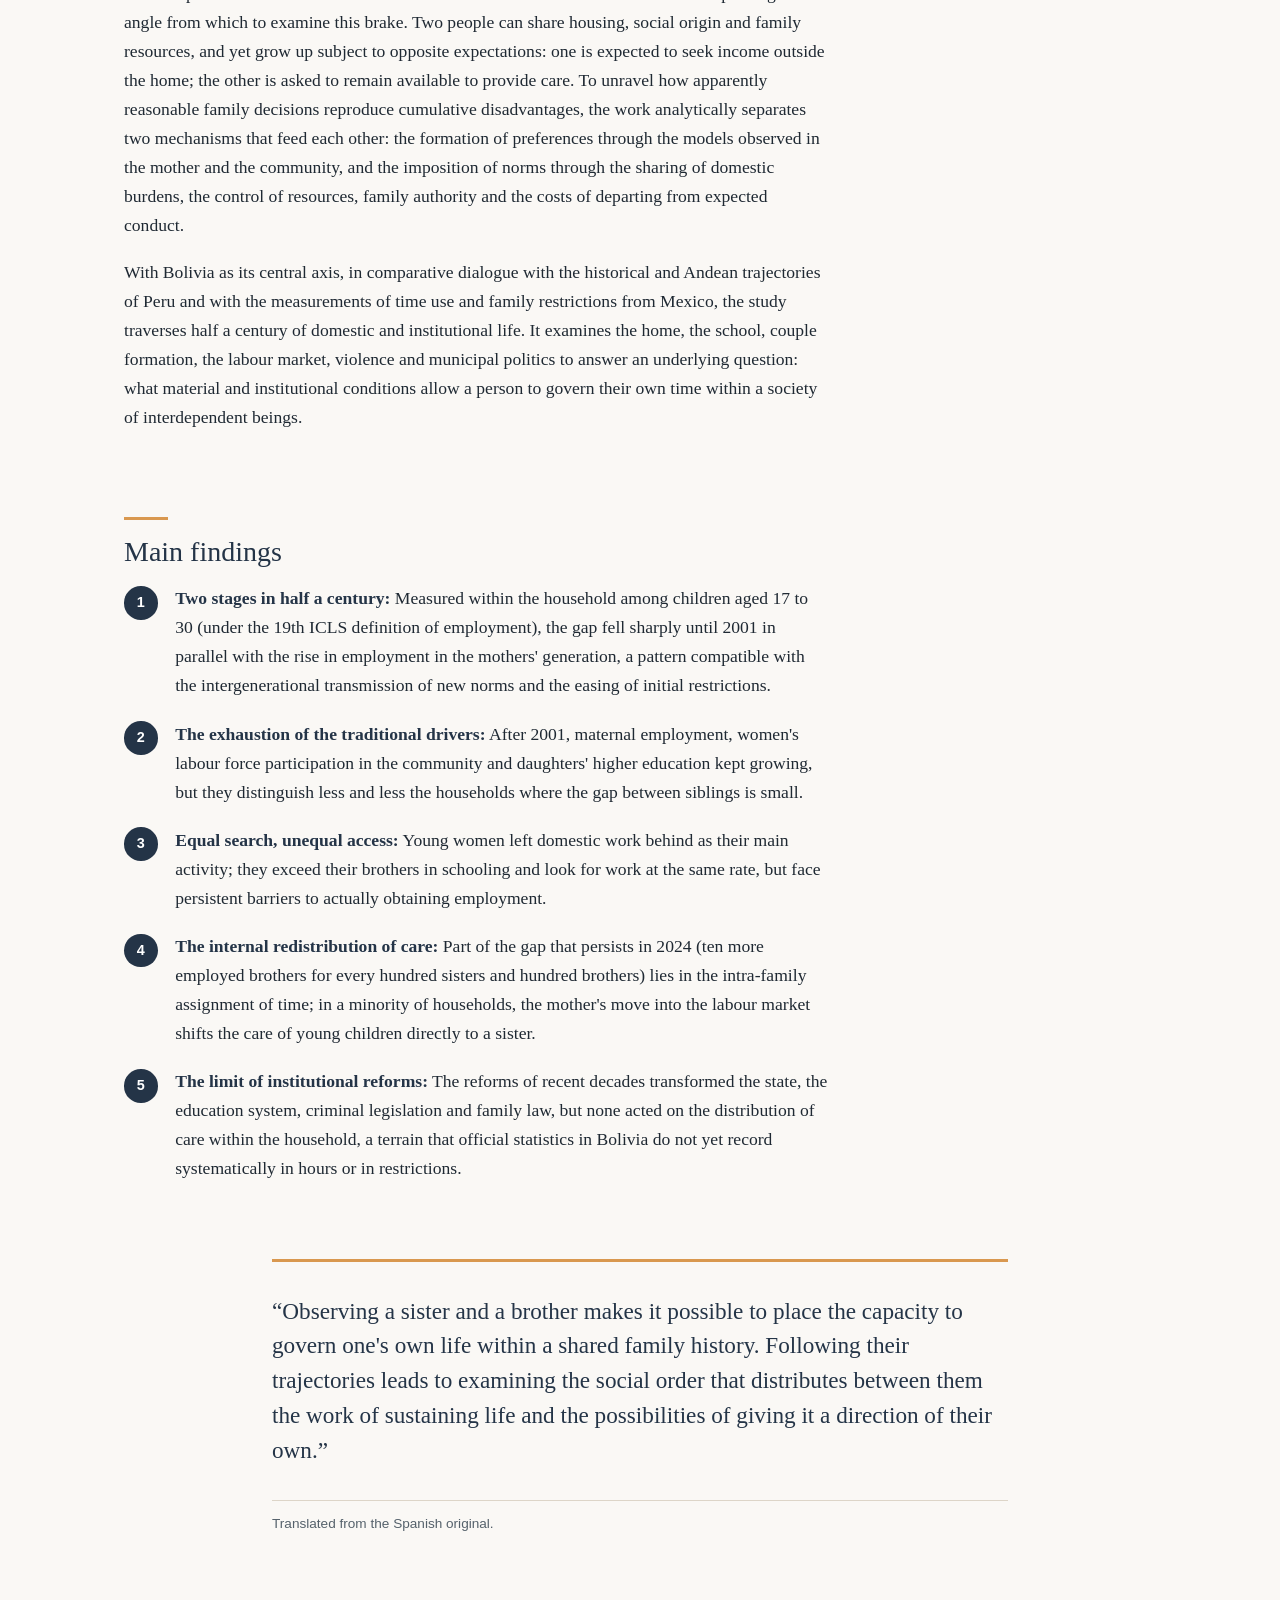
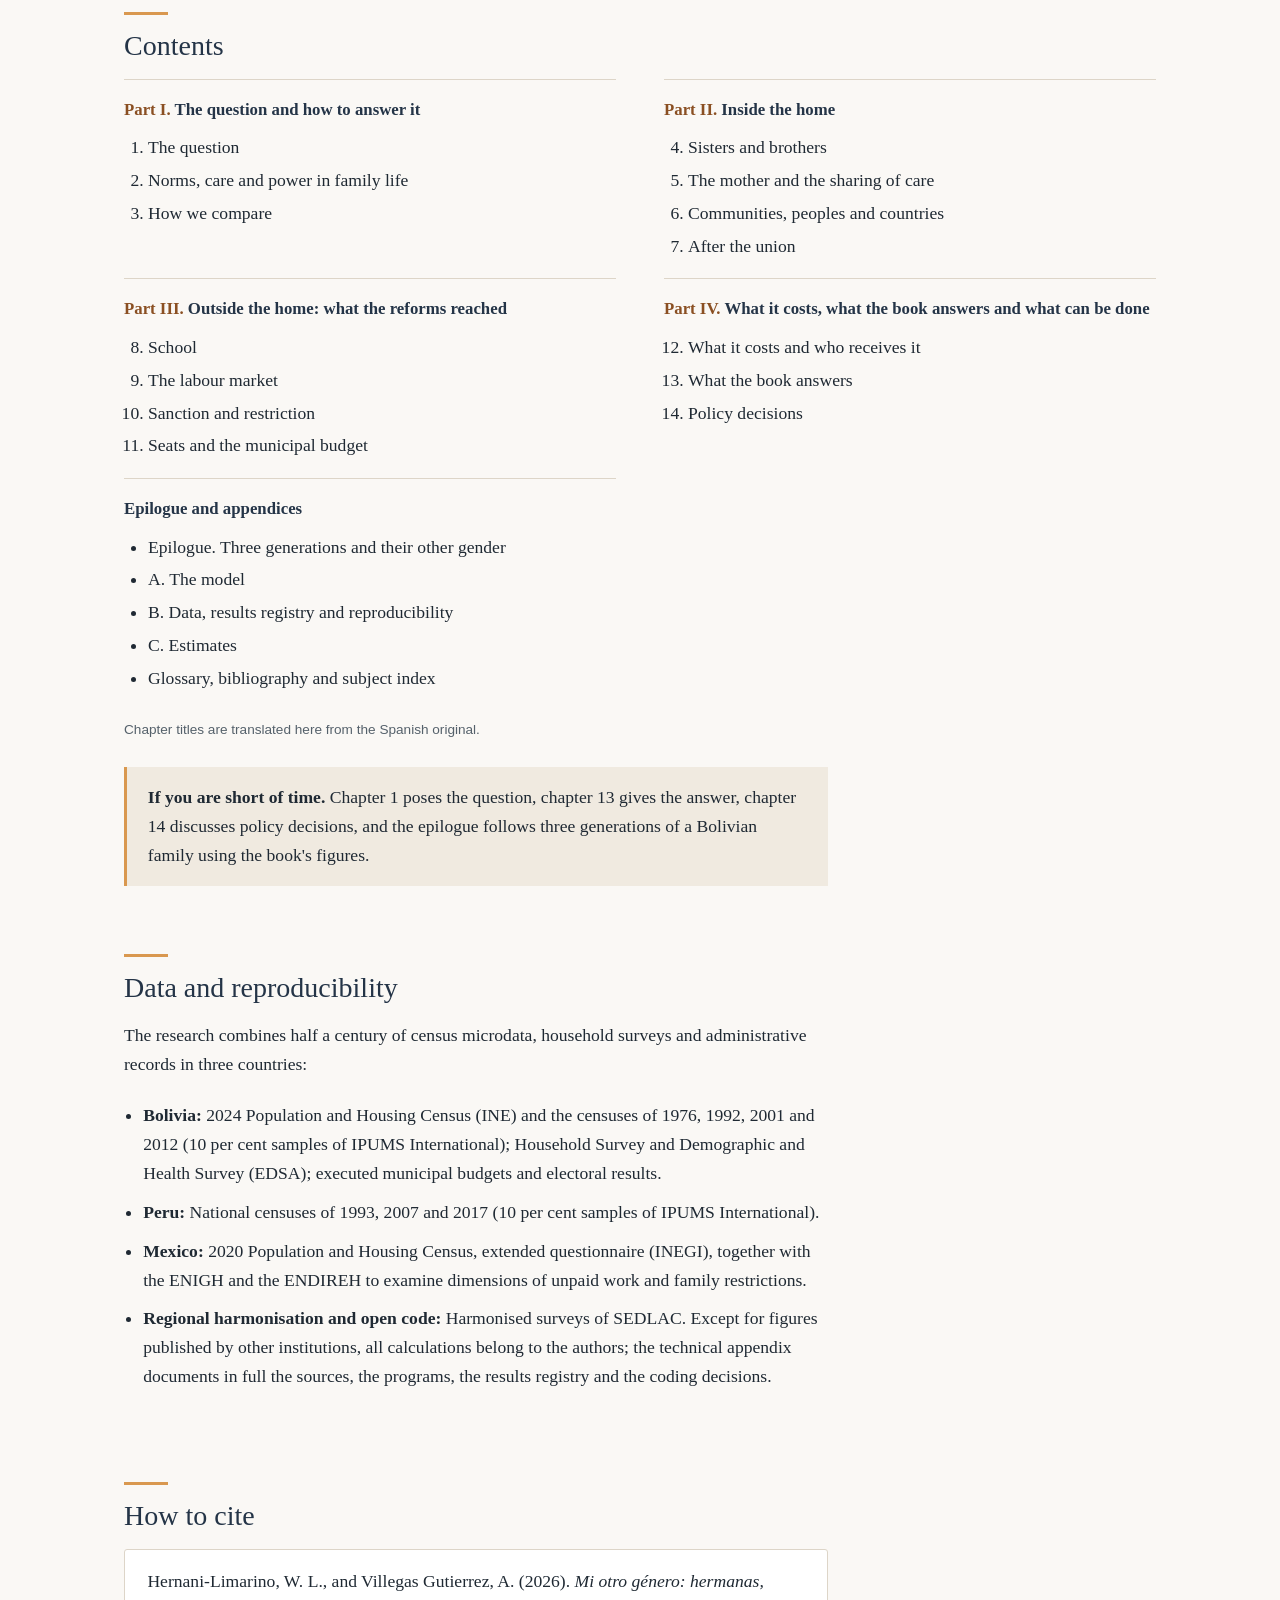
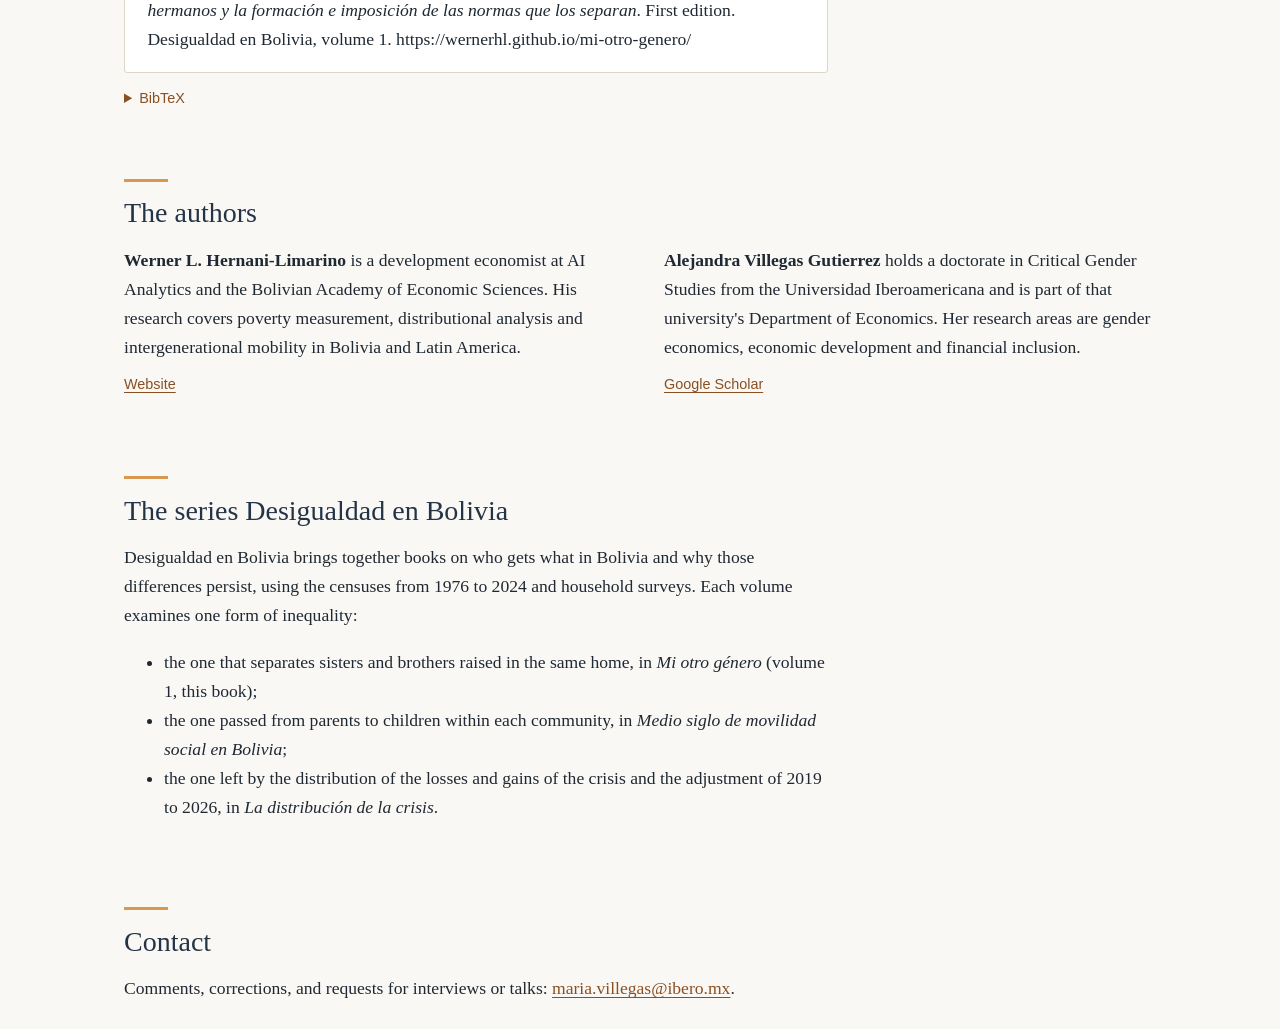
<file: mi-otro-genero.html>
<!doctype html>
<html lang="en">
<head>
<meta charset="utf-8">
<title>Mi otro género</title>
<meta name="robots" content="noindex">
<link rel="canonical" href="https://wernerhl.github.io/mi-otro-genero/en/">
<meta http-equiv="refresh" content="0; url=mi-otro-genero/en/">
</head>
<body><a href="mi-otro-genero/en/">Mi otro género</a></body>
</html>
</file>
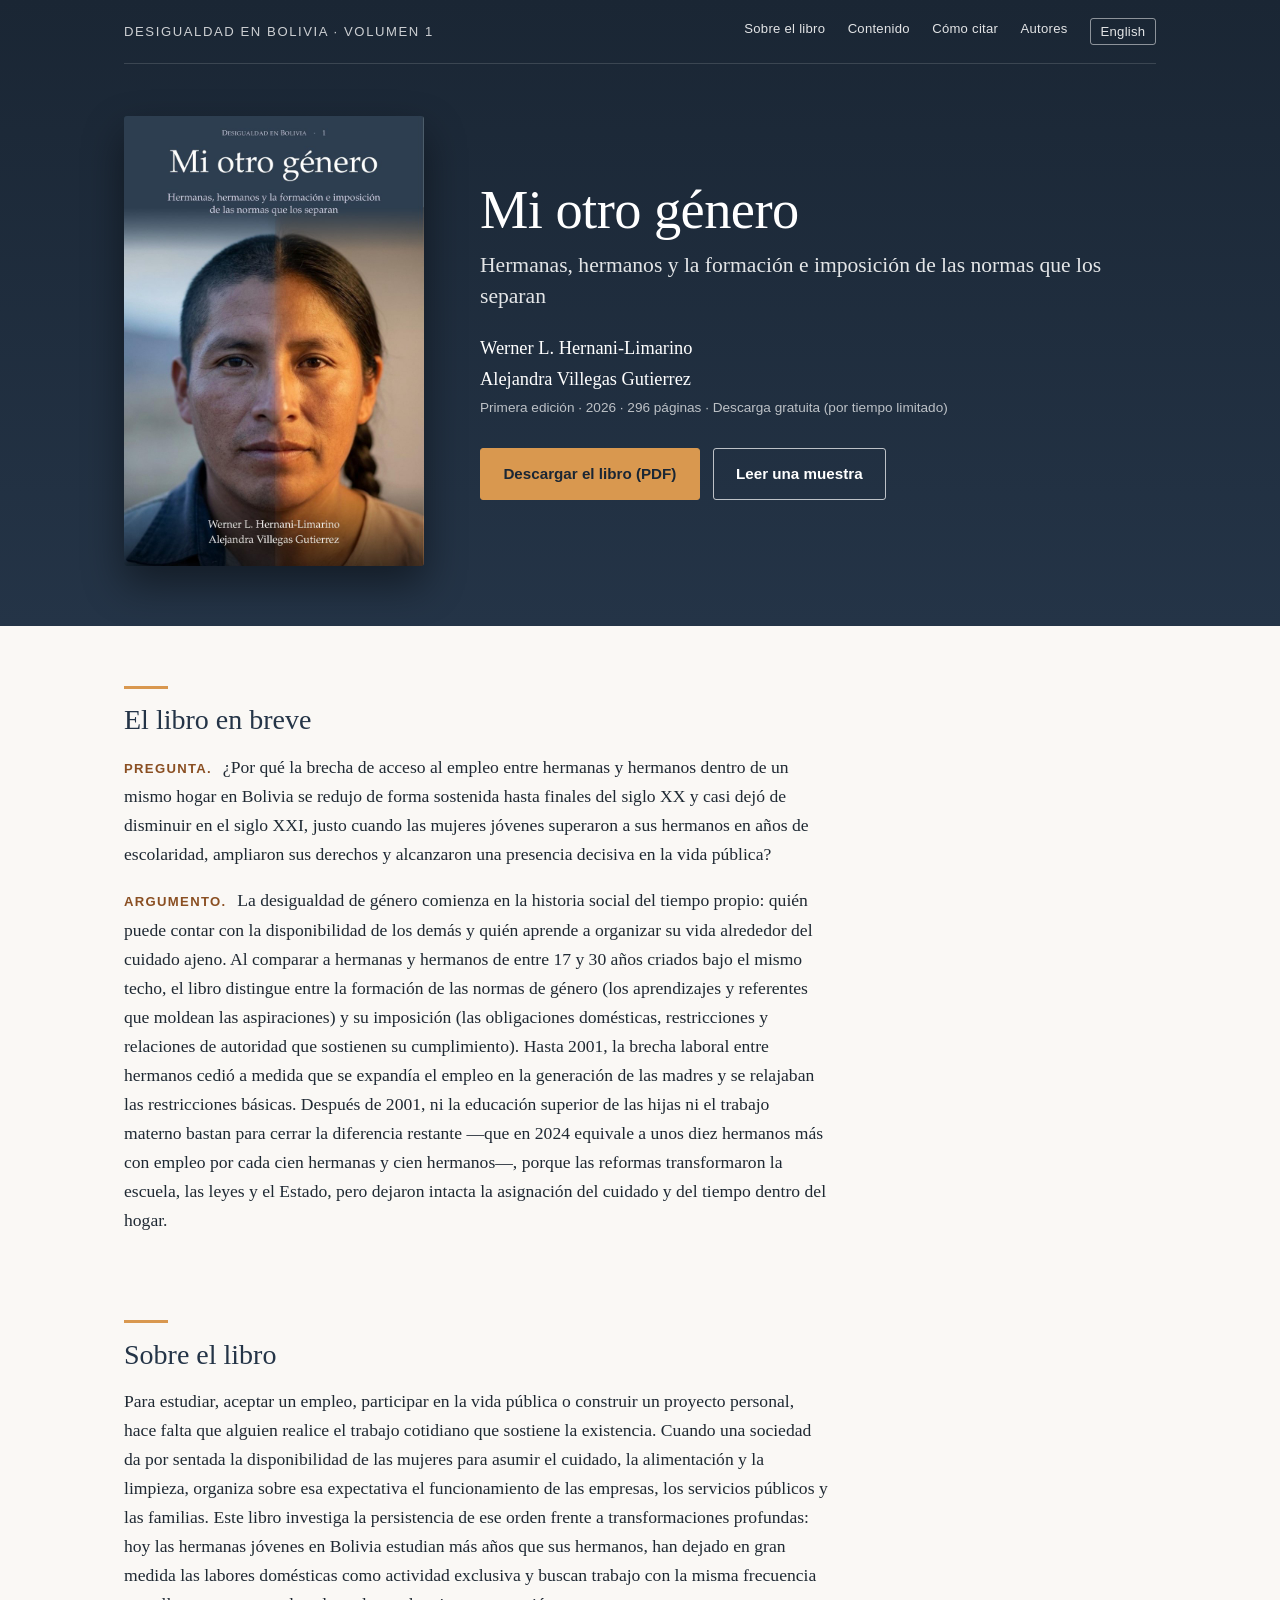
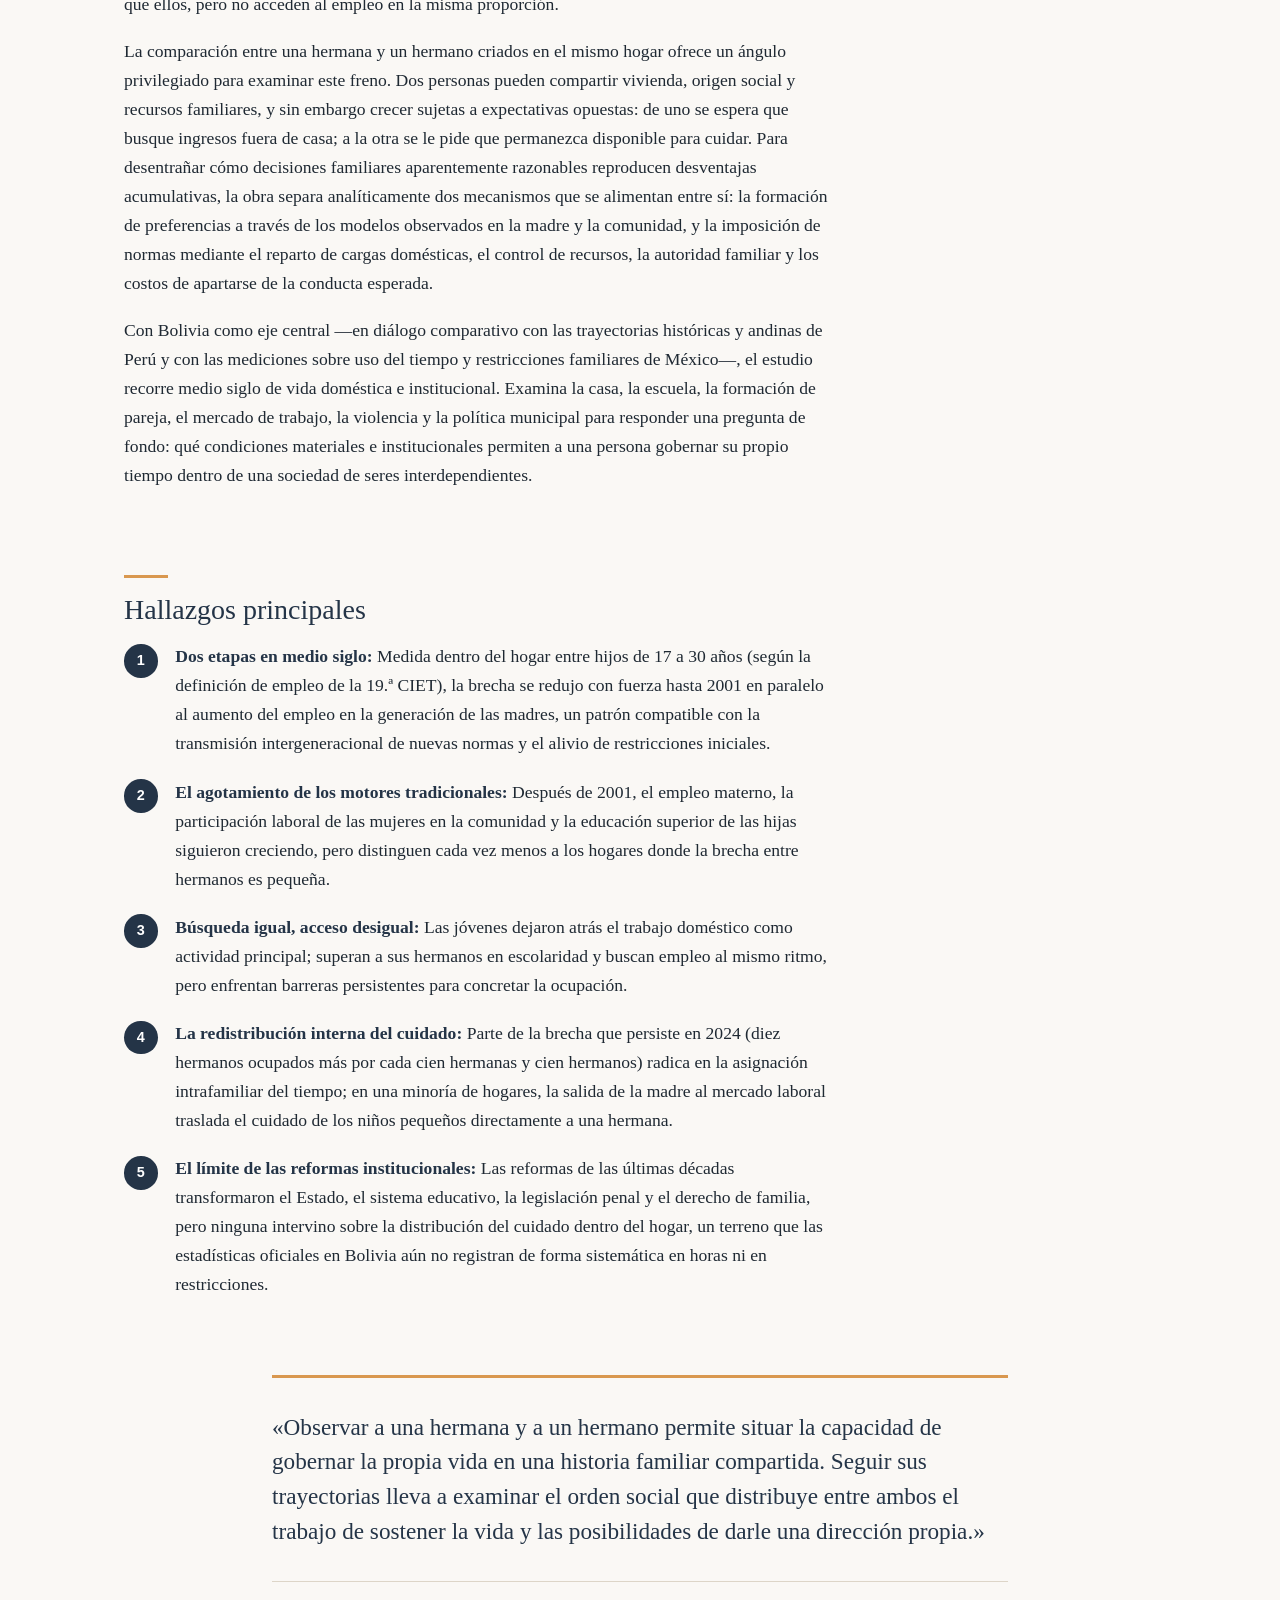
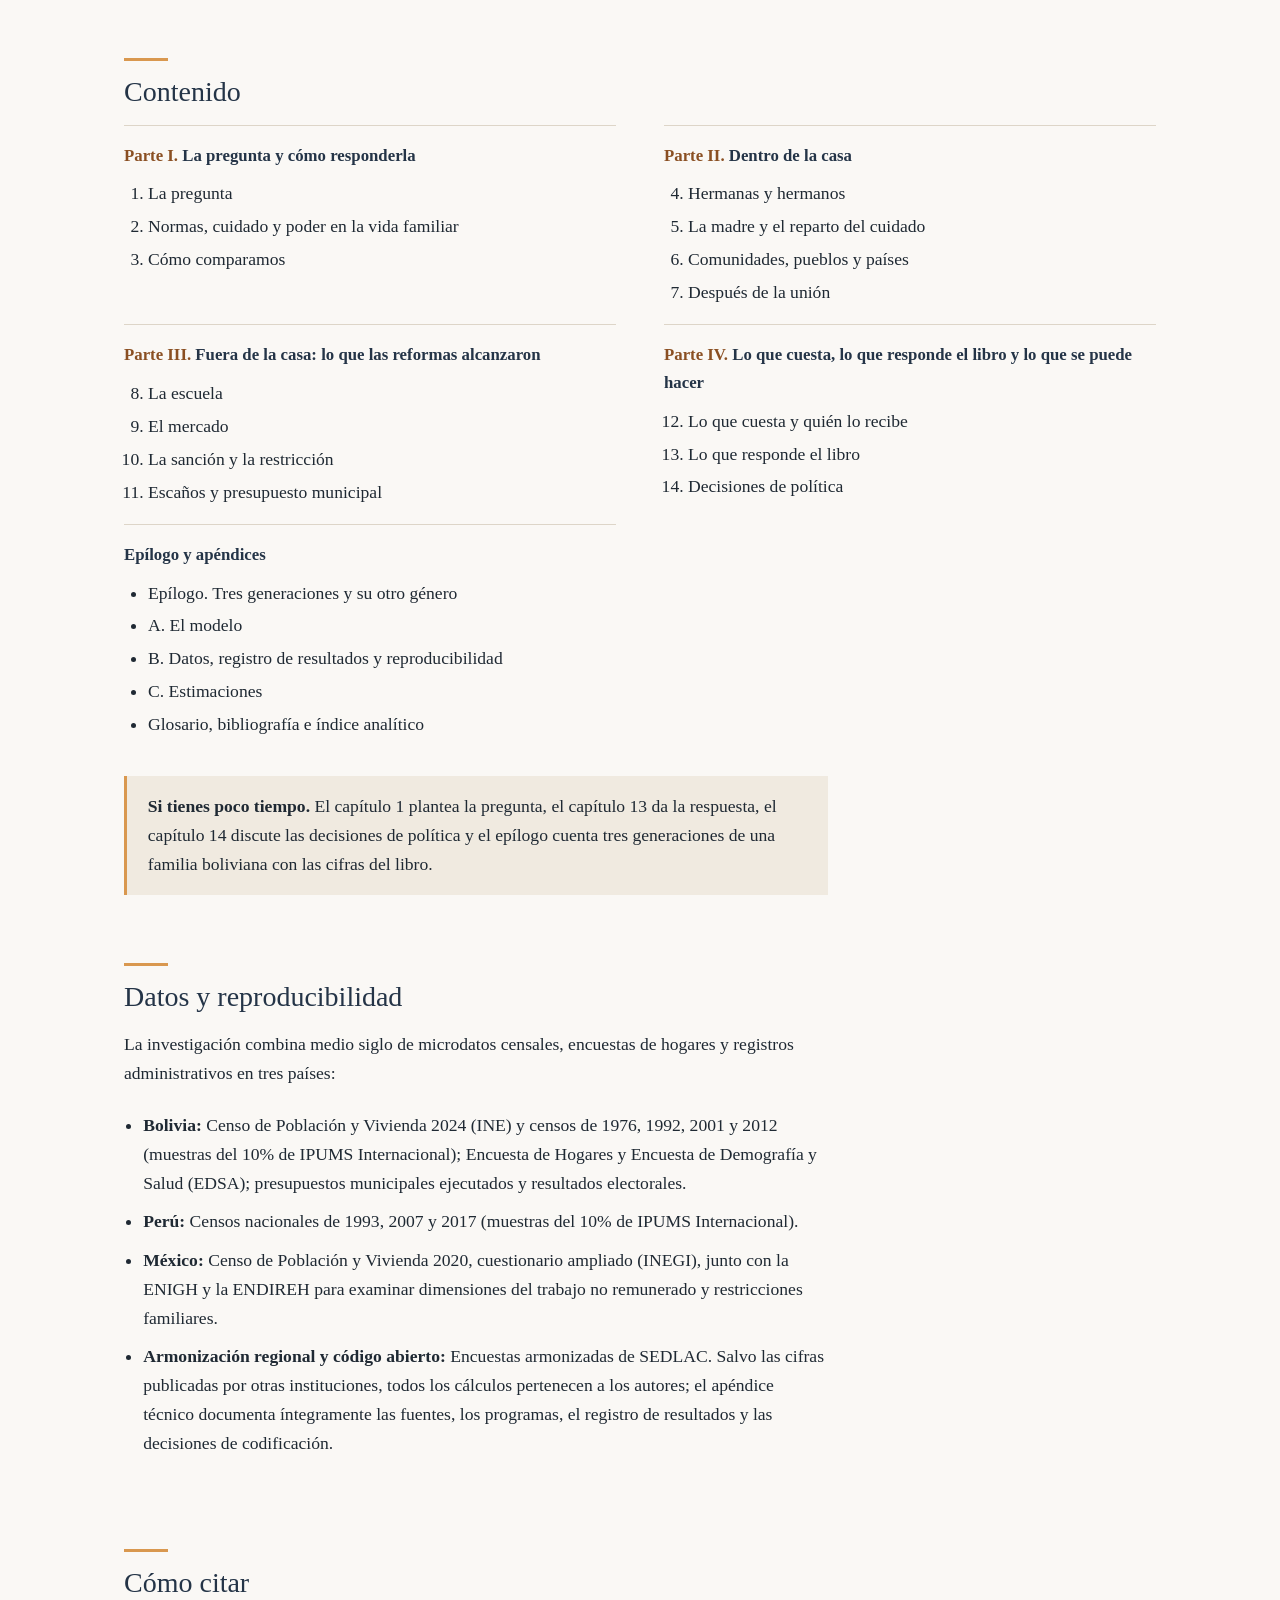
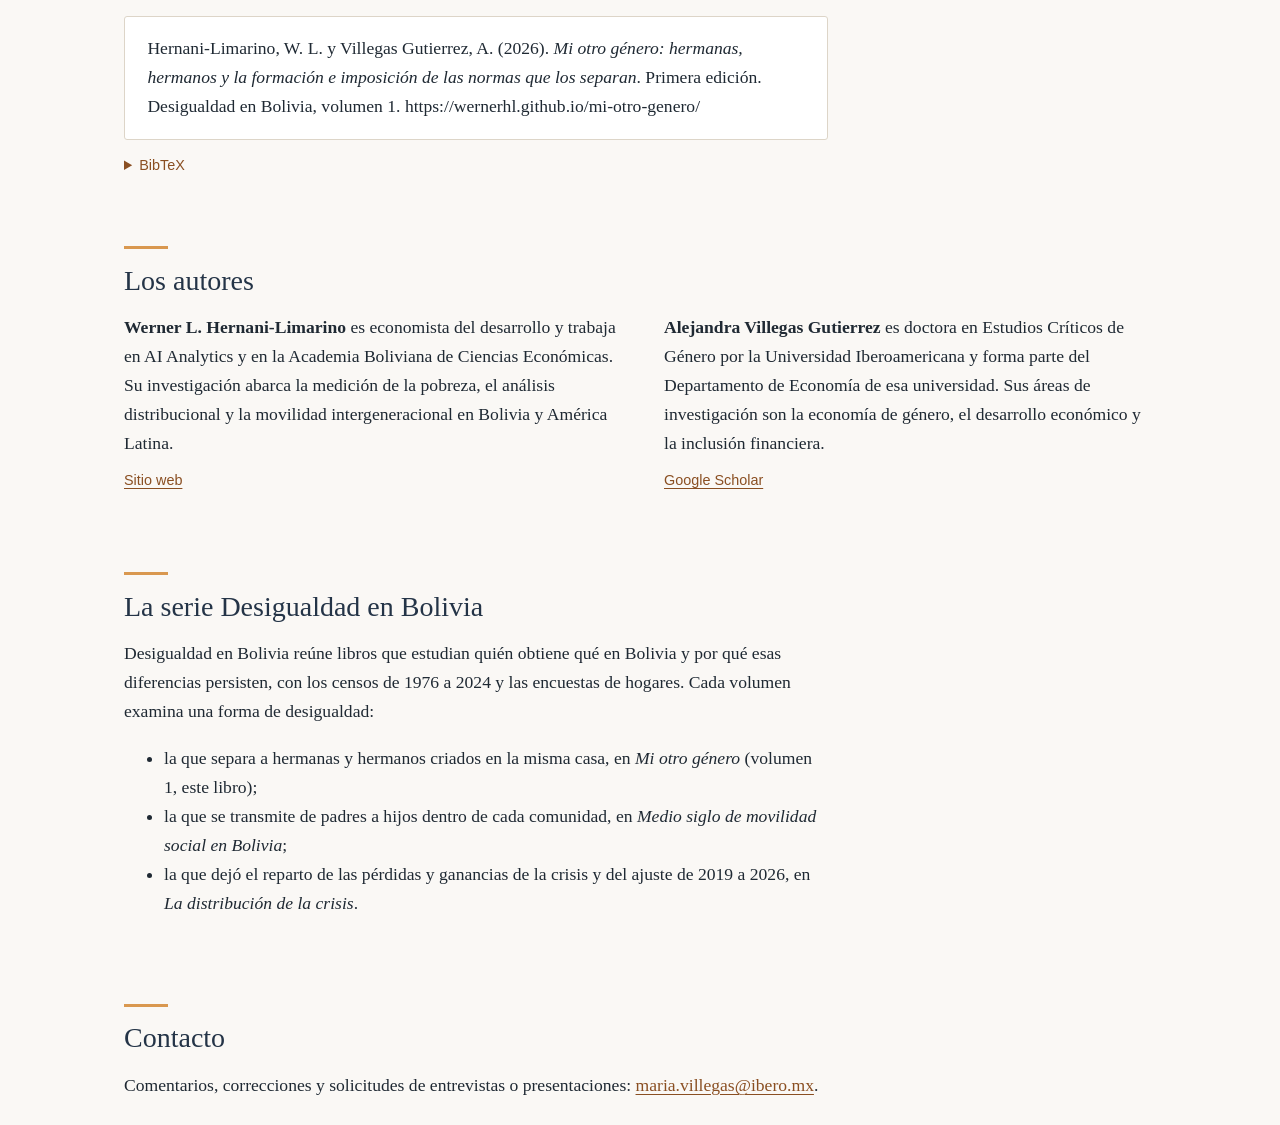
<file: es/mi-otro-genero.html>
<!doctype html>
<html lang="es">
<head>
<meta charset="utf-8">
<title>Mi otro género</title>
<meta name="robots" content="noindex">
<link rel="canonical" href="https://wernerhl.github.io/mi-otro-genero/">
<meta http-equiv="refresh" content="0; url=../mi-otro-genero/">
</head>
<body><a href="../mi-otro-genero/">Mi otro género</a></body>
</html>
</file>
<file: mi-otro-genero/assets/style.css>
:root {
  --navy: #243447;
  --navy-deep: #1a2634;
  --paper: #faf8f5;
  --sand: #f0eae0;
  --ink: #1f2933;
  --muted: #55616b;
  --line: #ddd5c8;
  --amber: #d9984f;
  --link: #8a4f22;
  --serif: "Iowan Old Style", "Palatino Linotype", Palatino, "Book Antiqua", Georgia, serif;
  --sans: -apple-system, "Segoe UI", Roboto, "Helvetica Neue", Arial, sans-serif;
}

* { box-sizing: border-box; }

html { scroll-behavior: smooth; }

body {
  margin: 0;
  background: var(--paper);
  color: var(--ink);
  font-family: var(--serif);
  font-size: 1.1rem;
  line-height: 1.65;
  -webkit-text-size-adjust: 100%;
}

a { color: var(--link); text-underline-offset: 0.18em; }
a:hover { color: var(--navy); }
a:focus-visible, summary:focus-visible { outline: 3px solid var(--amber); outline-offset: 3px; }

.skip {
  position: absolute;
  left: -999px;
  top: 0;
  background: #fff;
  color: var(--navy);
  padding: 0.6rem 1rem;
  z-index: 10;
}
.skip:focus { left: 0; }

.wrap {
  width: 100%;
  max-width: 1080px;
  margin: 0 auto;
  padding: 0 24px;
}

main { padding-bottom: 4.5rem; }

.hero {
  background: linear-gradient(180deg, var(--navy-deep) 0%, var(--navy) 100%);
  color: #fff;
}

.topbar {
  display: flex;
  flex-wrap: wrap;
  align-items: center;
  justify-content: space-between;
  gap: 0.6rem 1.6rem;
  padding: 18px 0;
  font-family: var(--sans);
  font-size: 0.82rem;
  letter-spacing: 0.02em;
  border-bottom: 1px solid rgba(255, 255, 255, 0.14);
}
.topbar .series {
  text-transform: uppercase;
  letter-spacing: 0.12em;
  color: rgba(255, 255, 255, 0.78);
}
.topbar nav { display: flex; flex-wrap: wrap; gap: 0.4rem 1.4rem; }
.topbar a { color: rgba(255, 255, 255, 0.88); text-decoration: none; }
.topbar a:hover { color: #fff; text-decoration: underline; }
.topbar a.lang {
  border: 1px solid rgba(255, 255, 255, 0.5);
  border-radius: 3px;
  padding: 0.1rem 0.6rem;
}

.hero-grid {
  display: grid;
  grid-template-columns: 300px 1fr;
  gap: 56px;
  align-items: center;
  padding: 52px 0 60px;
}

.cover { margin: 0; }
.cover img {
  display: block;
  width: 100%;
  height: auto;
  border-radius: 3px;
  box-shadow: 0 18px 40px rgba(0, 0, 0, 0.45);
}

.hero h1 {
  margin: 0;
  font-size: 3.4rem;
  line-height: 1.05;
  font-weight: 400;
  letter-spacing: -0.01em;
}
.subtitle {
  margin: 0.7rem 0 0;
  font-size: 1.35rem;
  line-height: 1.4;
  color: rgba(255, 255, 255, 0.88);
}
.authors {
  margin: 1.4rem 0 0;
  font-size: 1.15rem;
  color: #fff;
}
.edition {
  margin: 0.2rem 0 0;
  font-family: var(--sans);
  font-size: 0.85rem;
  color: rgba(255, 255, 255, 0.7);
}
.buttons { display: flex; flex-wrap: wrap; gap: 0.8rem; margin-top: 1.8rem; }
.btn {
  display: inline-block;
  font-family: var(--sans);
  font-size: 0.95rem;
  font-weight: 600;
  text-decoration: none;
  padding: 0.75rem 1.4rem;
  border-radius: 3px;
  border: 1.5px solid rgba(255, 255, 255, 0.7);
  color: #fff;
}
.btn:hover { background: rgba(255, 255, 255, 0.12); color: #fff; }
.btn.primary { background: var(--amber); border-color: var(--amber); color: var(--navy-deep); }
.btn.primary:hover { background: #e6aa66; border-color: #e6aa66; color: var(--navy-deep); }

.brief .label {
  font-family: var(--sans);
  font-size: 0.82rem;
  font-weight: 600;
  letter-spacing: 0.1em;
  text-transform: uppercase;
  color: var(--link);
  margin-right: 0.4rem;
}

.pullquote-section { padding: 3rem 0 1rem; }
blockquote.pull {
  margin: 0 auto;
  max-width: 46rem;
  padding: 2rem 0;
  border-top: 3px solid var(--amber);
  border-bottom: 1px solid var(--line);
}
blockquote.pull p {
  margin: 0;
  font-size: 1.45rem;
  line-height: 1.5;
  color: var(--navy);
}
.pullquote-section .source { max-width: 46rem; margin: 0.8rem auto 0; }

.sources { padding-left: 1.2rem; }
.sources li { padding: 0.3rem 0; }

section { padding: 12px 0 8px; }
.text { max-width: 44rem; }

h2 {
  margin: 3rem 0 1rem;
  font-size: 1.75rem;
  line-height: 1.2;
  font-weight: 400;
  color: var(--navy);
}
h2::before {
  content: "";
  display: block;
  width: 44px;
  height: 3px;
  background: var(--amber);
  margin-bottom: 0.9rem;
}
h3 { margin: 0 0 0.5rem; font-size: 1.2rem; font-weight: 600; color: var(--navy); }

p { margin: 0 0 1.1rem; }

.findings {
  list-style: none;
  counter-reset: f;
  margin: 0;
  padding: 0;
}
.findings li {
  counter-increment: f;
  position: relative;
  padding: 0 0 1.2rem 3.2rem;
}
.findings li::before {
  content: counter(f);
  position: absolute;
  left: 0;
  top: 0.1rem;
  width: 2.1rem;
  height: 2.1rem;
  border-radius: 50%;
  background: var(--navy);
  color: #fff;
  font-family: var(--sans);
  font-size: 0.9rem;
  font-weight: 600;
  display: flex;
  align-items: center;
  justify-content: center;
}
.findings strong { color: var(--navy); font-weight: 600; }

blockquote.preface {
  margin: 0;
  padding: 0.2rem 0 0.2rem 1.6rem;
  border-left: 3px solid var(--amber);
  max-width: 44rem;
}
blockquote.preface p { font-size: 1.12rem; }
.source {
  margin: 0.9rem 0 0;
  font-family: var(--sans);
  font-size: 0.85rem;
  color: var(--muted);
}

.parts {
  display: grid;
  grid-template-columns: 1fr 1fr;
  gap: 6px 48px;
}
.part { padding: 1rem 0 0.6rem; border-top: 1px solid var(--line); }
.part h3 { font-size: 1.05rem; }
.part h3 span { color: var(--link); }
.part ol, .part ul { margin: 0; padding-left: 1.5rem; }
.part li { padding: 0.12rem 0; }

.tip {
  background: var(--sand);
  border-left: 3px solid var(--amber);
  padding: 1rem 1.3rem;
  margin: 1.6rem 0 0;
  max-width: 44rem;
}
.tip p { margin: 0; }

.cite {
  background: #fff;
  border: 1px solid var(--line);
  border-radius: 3px;
  padding: 1.1rem 1.4rem;
  max-width: 44rem;
  overflow-wrap: anywhere;
}
.cite p { margin: 0; }

details.bib { margin-top: 0.9rem; max-width: 44rem; }
details.bib summary {
  cursor: pointer;
  font-family: var(--sans);
  font-size: 0.9rem;
  color: var(--link);
}
details.bib pre {
  margin: 0.7rem 0 0;
  padding: 1rem 1.2rem;
  background: var(--navy-deep);
  color: #f2ede4;
  border-radius: 3px;
  overflow-x: auto;
  font-size: 0.82rem;
  line-height: 1.55;
}

.people { display: grid; grid-template-columns: 1fr 1fr; gap: 24px 48px; }
.people p { margin-bottom: 0.7rem; }
.links { font-family: var(--sans); font-size: 0.9rem; }


@media (max-width: 900px) {
  .hero-grid { grid-template-columns: 220px 1fr; gap: 36px; padding: 40px 0 48px; }
  .hero h1 { font-size: 2.7rem; }
}

@media (max-width: 680px) {
  body { font-size: 1.05rem; }
  .wrap { padding: 0 18px; }
  .hero-grid { grid-template-columns: 1fr; gap: 28px; }
  .cover { max-width: 230px; margin: 0 auto; }
  .hero h1 { font-size: 2.4rem; }
  blockquote.pull p { font-size: 1.2rem; }
  .subtitle { font-size: 1.2rem; }
  .topbar nav a:not(.lang) { display: none; }
  .parts, .people { grid-template-columns: 1fr; }
}

@media print {
  .topbar, .buttons { display: none; }
  .hero { background: none; color: #000; }
  .hero * { color: #000 !important; }
}
</file>
